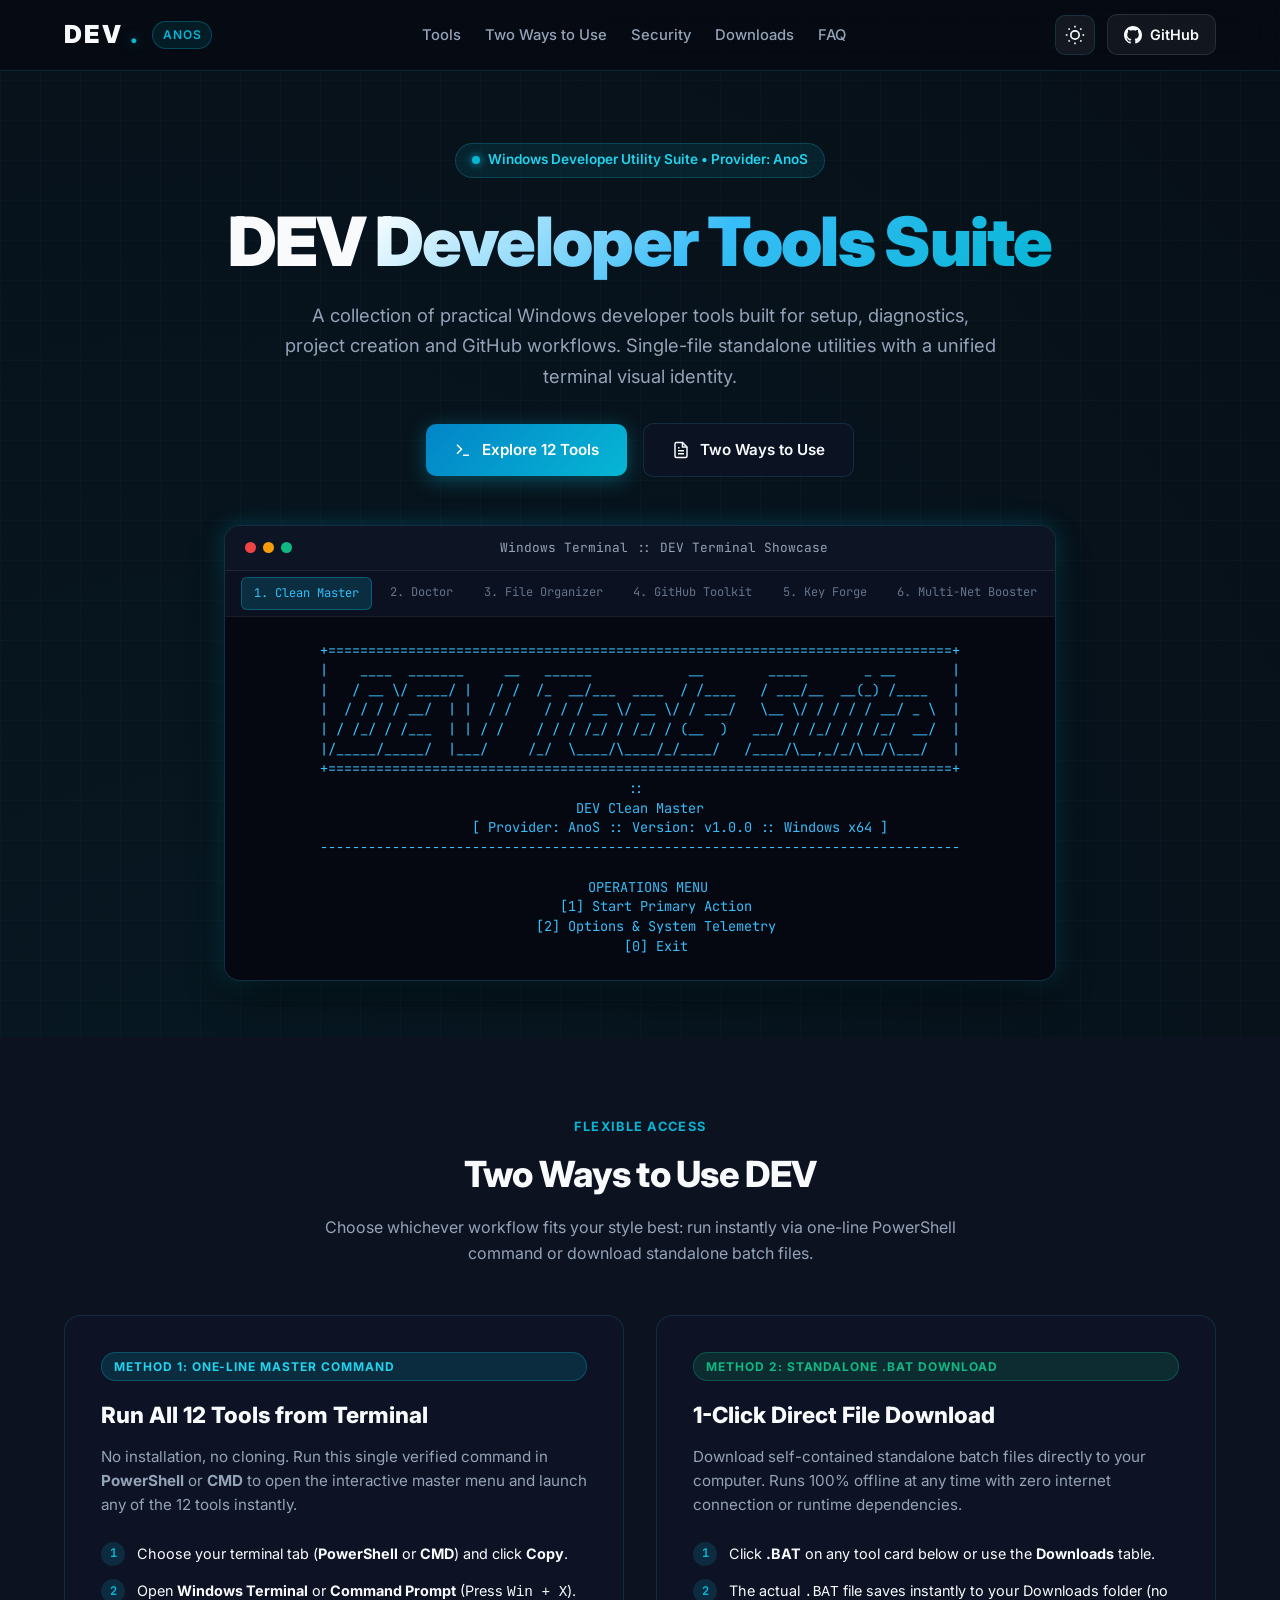
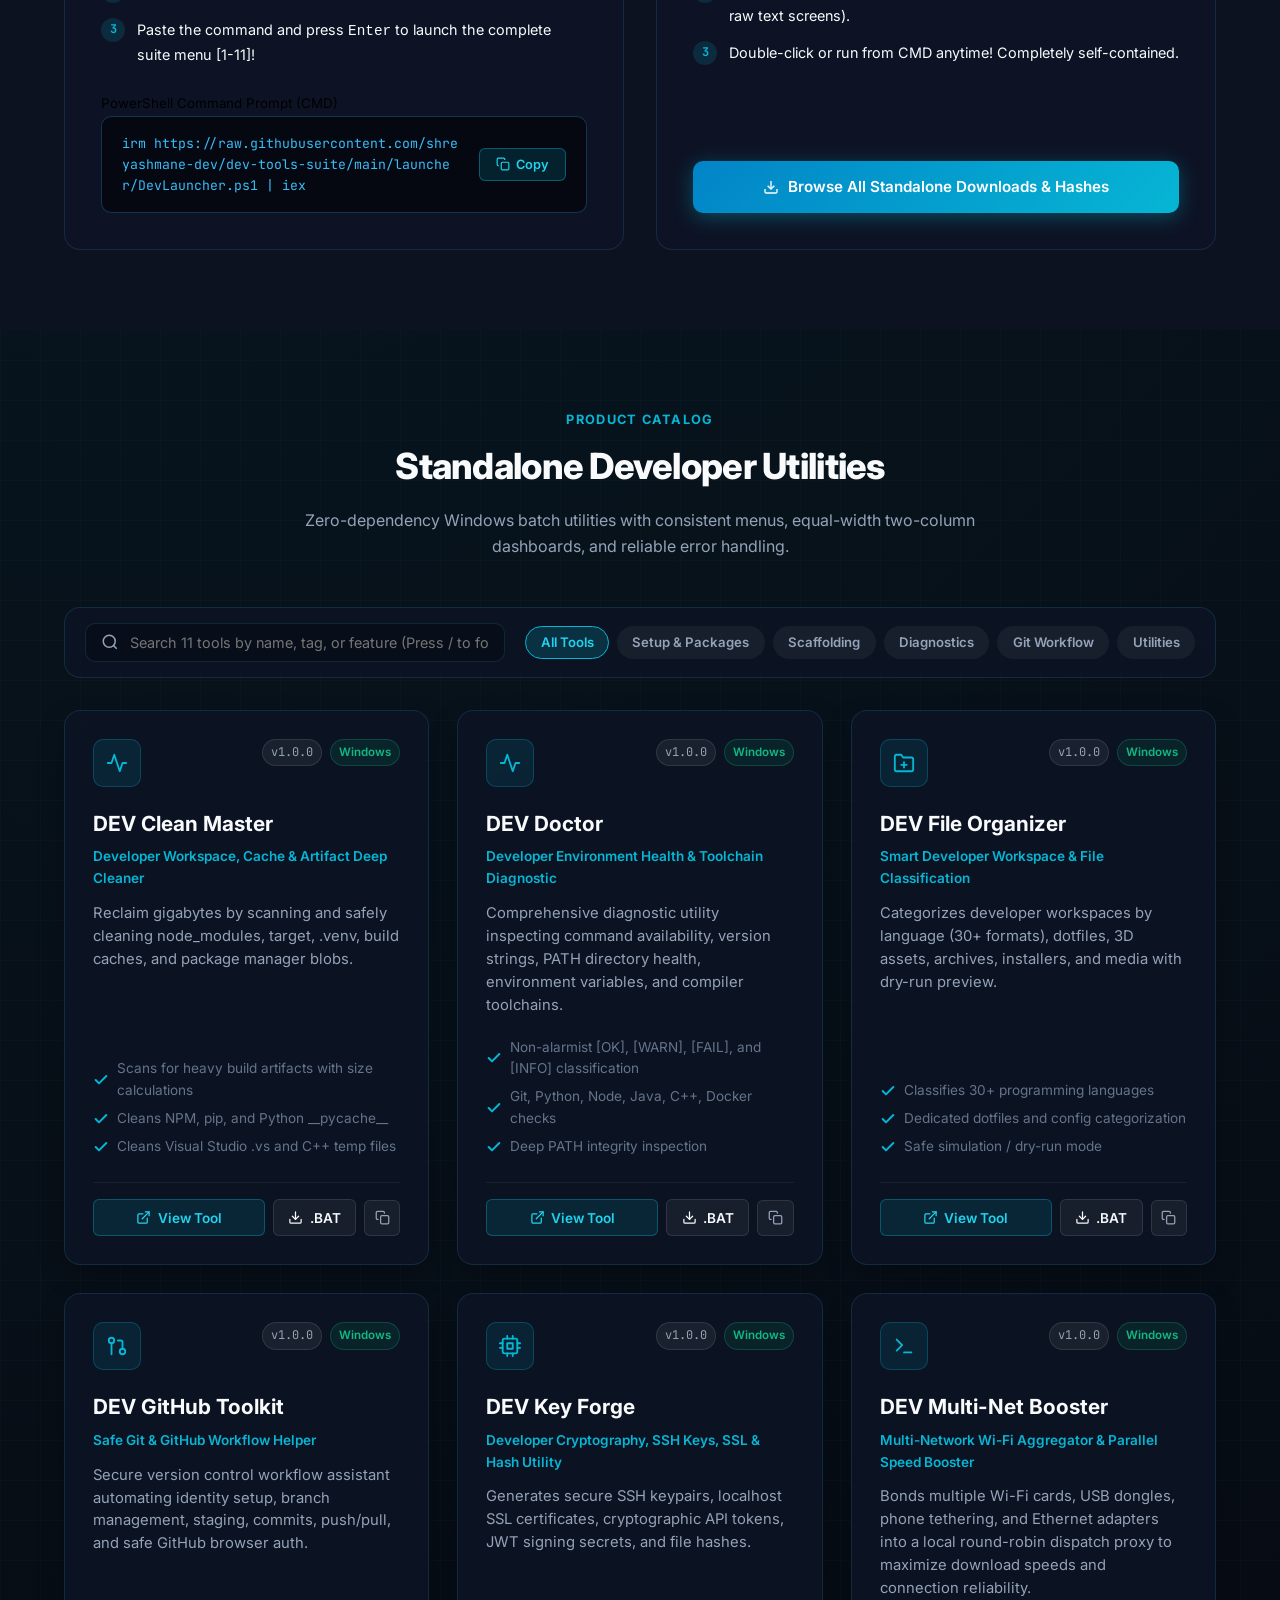
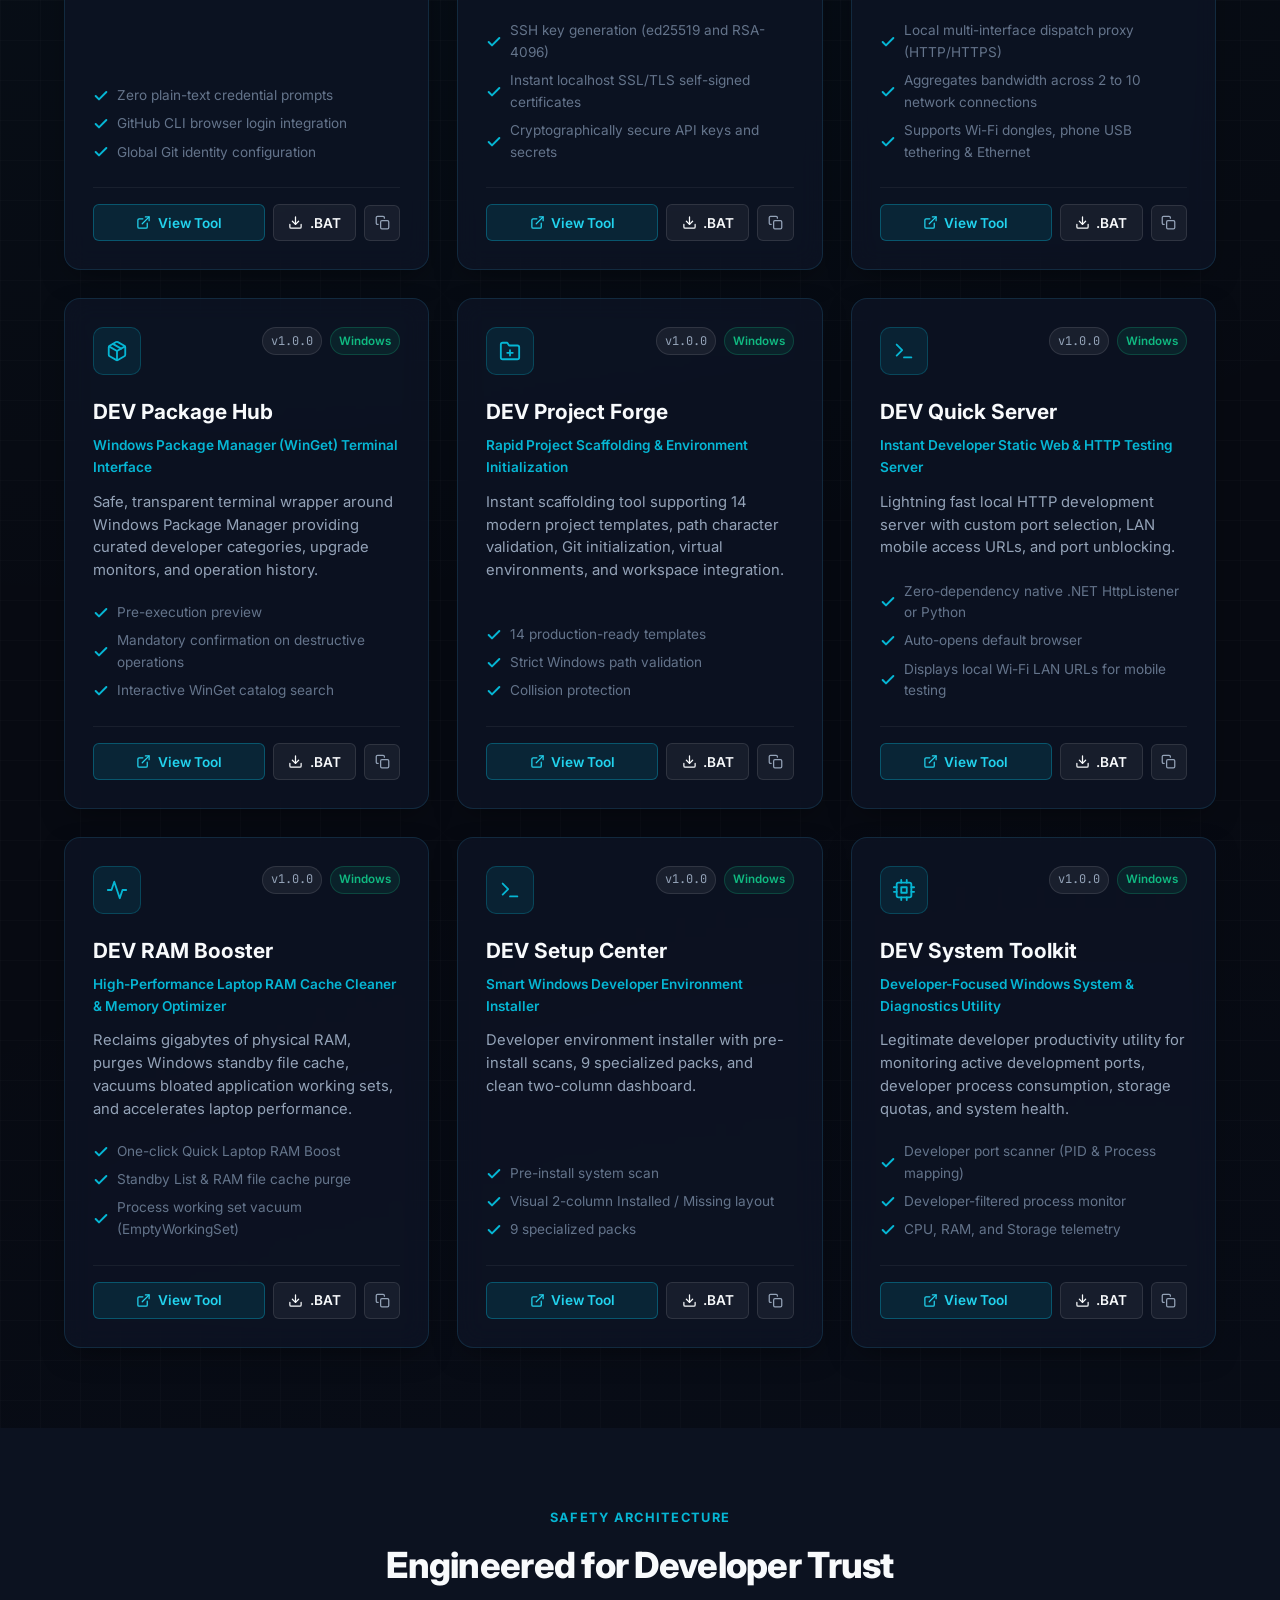
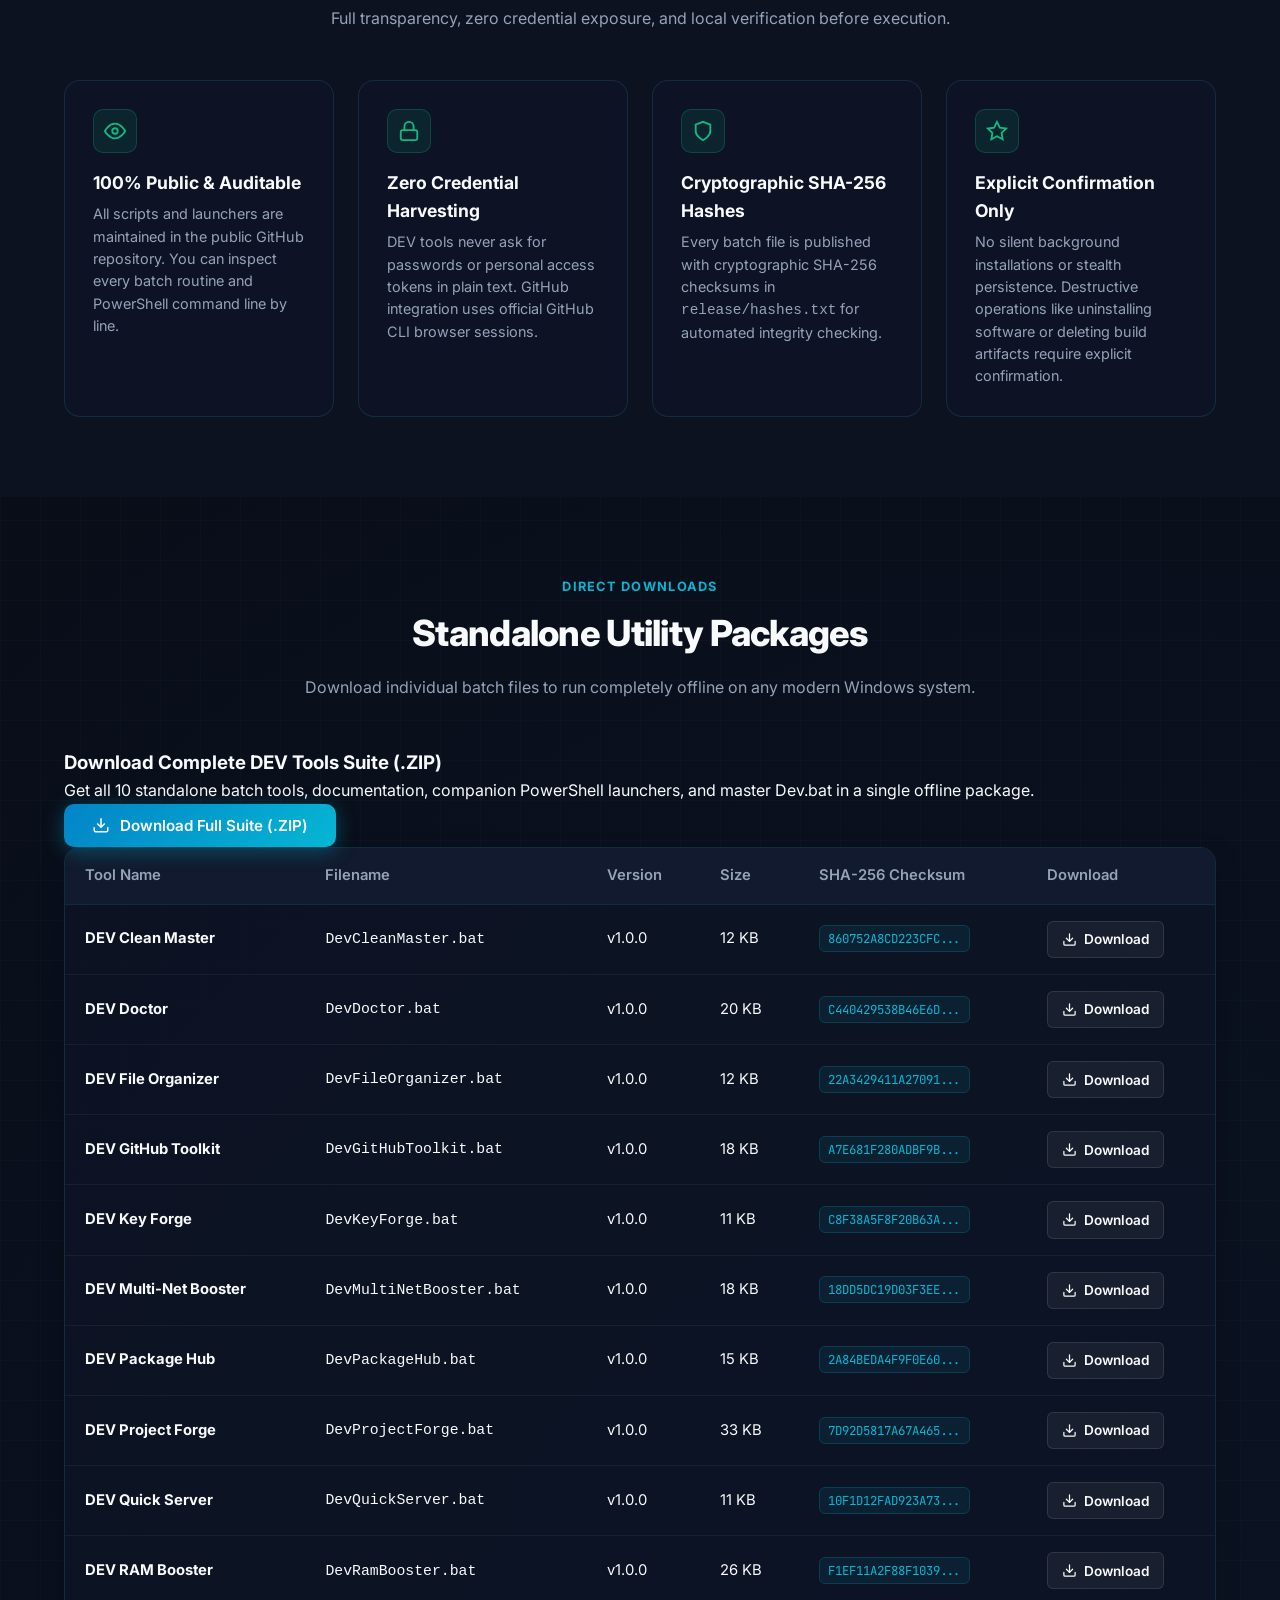
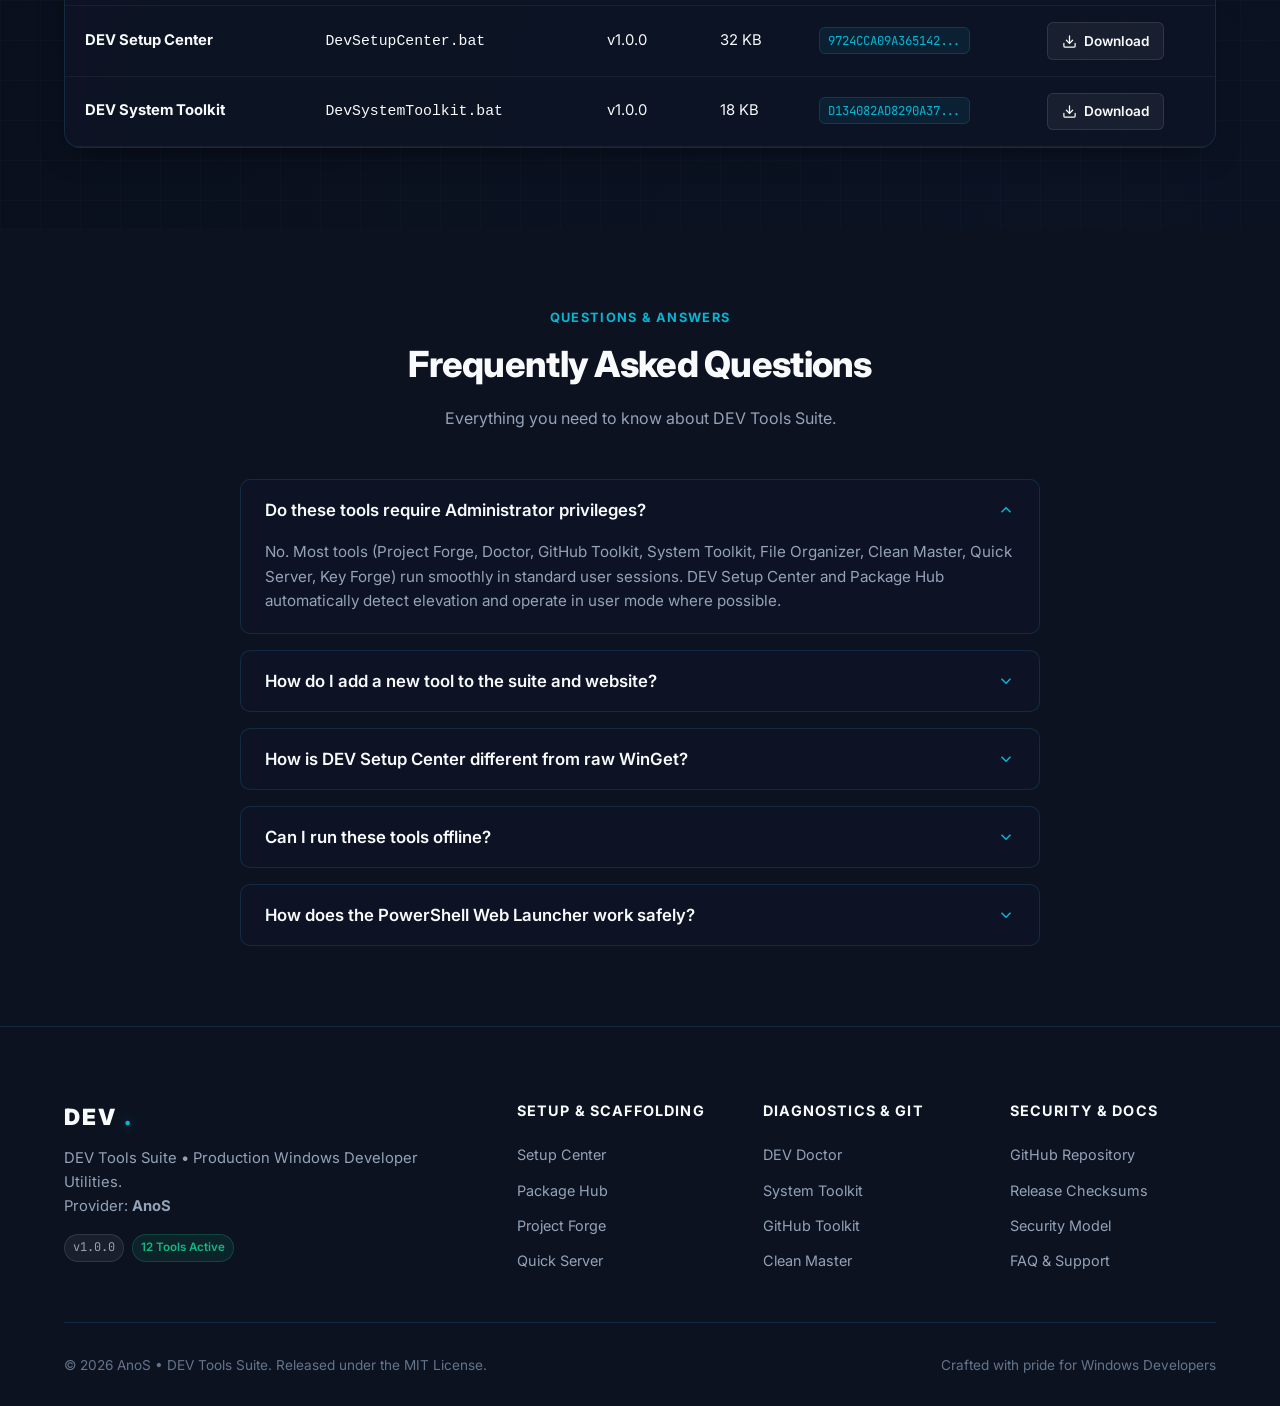
<file: index.html>
<!DOCTYPE html>
<html lang="en" data-theme="cyber">

<head>
  <meta charset="UTF-8">
  <meta name="viewport" content="width=device-width, initial-scale=1.0">
  <title>DEV Tools Suite :: Production Windows Developer Utilities</title>
  <meta name="description"
    content="A collection of practical, production Windows developer tools built for automated setup, diagnostics, project creation and GitHub workflows. Single-file standalone BAT utilities with unified terminal design.">
  <meta name="keywords"
    content="windows developer tools, batch scripts, winget installer, dev doctor, project generator, github workflow, file organizer, clean master, dev tools suite, AnoS">
  <meta name="author" content="AnoS">
  <link rel="canonical" href="https://shreyashmane-dev.github.io/dev-tools-suite/">

  <!-- Open Graph / Facebook -->
  <meta property="og:type" content="website">
  <meta property="og:url" content="https://shreyashmane-dev.github.io/dev-tools-suite/">
  <meta property="og:title" content="DEV Tools Suite :: Production Windows Developer Utilities">
  <meta property="og:description"
    content="High-performance developer tools for Windows: setup, diagnostics, project scaffolding, and GitHub workflow automation. Standalone zero-dependency utilities.">

  <!-- Twitter Card -->
  <meta name="twitter:card" content="summary_large_image">
  <meta name="twitter:title" content="DEV Tools Suite :: Practical Windows Developer Utilities">
  <meta name="twitter:description"
    content="A collection of practical Windows developer tools built for setup, diagnostics, project creation and GitHub workflows.">

  <!-- Schema.org JSON-LD Structured Data for Top-Tier SEO -->
  <script type="application/ld+json">
  {
    "@context": "https://schema.org",
    "@type": "SoftwareApplication",
    "name": "DEV Tools Suite",
    "operatingSystem": "Windows 10, Windows 11",
    "applicationCategory": "DeveloperApplication",
    "softwareVersion": "1.0.0",
    "author": {
      "@type": "Organization",
      "name": "AnoS"
    },
    "description": "A collection of practical Windows developer tools built for setup, diagnostics, project creation and GitHub workflows.",
    "offers": {
      "@type": "Offer",
      "price": "0.00",
      "priceCurrency": "USD"
    }
  }
  </script>

  <!-- Google Fonts -->
  <link rel="preconnect" href="https://fonts.googleapis.com">
  <link rel="preconnect" href="https://fonts.gstatic.com" crossorigin>
  <link
    href="https://fonts.googleapis.com/css2?family=Inter:wght@400;500;600;700;800;900&family=JetBrains+Mono:wght@400;500;600;700&display=swap"
    rel="stylesheet">

  <link rel="stylesheet" href="site/css/style.css">
</head>

<body>

  <!-- Navigation -->
  <nav class="navbar" id="navbar">
    <div class="container nav-container">
      <div class="brand-group">
        <a href="#hero" class="brand-logo">
          DEV<span>.</span>
        </a>
        <span class="provider-badge">AnoS</span>
      </div>

      <ul class="nav-links">
        <li><a href="#tools" class="nav-link">Tools</a></li>
        <li><a href="#two-ways" class="nav-link">Two Ways to Use</a></li>
        <li><a href="#security" class="nav-link">Security</a></li>
        <li><a href="#downloads" class="nav-link">Downloads</a></li>
        <li><a href="#faq" class="nav-link">FAQ</a></li>
      </ul>

      <div class="nav-actions">
        <!-- Theme Changer Toggle -->
        <button class="theme-toggle-btn" id="themeToggleBtn" aria-label="Toggle visual theme"
          title="Toggle Theme (Cyber / Midnight / Studio Light)">
          <svg width="20" height="20" viewBox="0 0 24 24" fill="none" stroke="currentColor" stroke-width="2">
            <circle cx="12" cy="12" r="5"></circle>
            <line x1="12" y1="1" x2="12" y2="3"></line>
            <line x1="12" y1="21" x2="12" y2="23"></line>
            <line x1="4.22" y1="4.22" x2="5.64" y2="5.64"></line>
            <line x1="18.36" y1="18.36" x2="19.78" y2="19.78"></line>
            <line x1="1" y1="12" x2="3" y2="12"></line>
            <line x1="21" y1="12" x2="23" y2="12"></line>
            <line x1="4.22" y1="19.78" x2="5.64" y2="18.36"></line>
            <line x1="18.36" y1="5.64" x2="19.78" y2="4.22"></line>
          </svg>
        </button>

        <a href="https://github.com/shreyashmane-dev/dev-tools-suite" target="_blank" rel="noopener noreferrer"
          class="nav-cta">
          <svg width="18" height="18" viewBox="0 0 24 24" fill="currentColor">
            <path
              d="M12 0C5.37 0 0 5.37 0 12c0 5.31 3.435 9.795 8.205 11.385.6.105.825-.255.825-.57 0-.285-.015-1.23-.015-2.235-3.015.555-3.795-.735-4.035-1.41-.135-.345-.72-1.41-1.23-1.695-.42-.225-1.02-.78-.015-.795.945-.015 1.62.87 1.845 1.23 1.08 1.815 2.805 1.305 3.495.99.105-.78.42-1.305.765-1.605-2.67-.3-5.46-1.335-5.46-5.925 0-1.305.465-2.385 1.23-3.225-.12-.3-.54-1.53.12-3.18 0 0 1.005-.315 3.3 1.23.96-.27 1.98-.405 3-.405s2.04.135 3 .405c2.295-1.56 3.3-1.23 3.3-1.23.66 1.65.24 2.88.12 3.18.765.84 1.23 1.905 1.23 3.225 0 4.605-2.805 5.625-5.475 5.925.435.375.81 1.095.81 2.22 0 1.605-.015 2.895-.015 3.3 0 .315.225.69.825.57A12.02 12.02 0 0024 12c0-6.63-5.37-12-12-12z" />
          </svg>
          GitHub
        </a>
      </div>
    </div>
  </nav>

  <!-- Hero Section -->
  <header class="hero" id="hero">
    <div class="container hero-content">
      <div class="hero-pill">
        <span class="dot"></span>
        <span>Windows Developer Utility Suite &bull; Provider: AnoS</span>
      </div>

      <h1 class="hero-title">
        DEV <span class="highlight">Developer Tools Suite</span>
      </h1>

      <p class="hero-subtitle">
        A collection of practical Windows developer tools built for setup, diagnostics, project creation and GitHub
        workflows. Single-file standalone utilities with a unified terminal visual identity.
      </p>

      <div class="hero-actions">
        <a href="#tools" class="btn-primary">
          <svg width="18" height="18" viewBox="0 0 24 24" fill="none" stroke="currentColor" stroke-width="2">
            <polyline points="4 17 10 11 4 5"></polyline>
            <line x1="12" y1="19" x2="20" y2="19"></line>
          </svg>
          Explore 12 Tools
        </a>
        <a href="#two-ways" class="btn-secondary">
          <svg width="18" height="18" viewBox="0 0 24 24" fill="none" stroke="currentColor" stroke-width="2">
            <path d="M14 2H6a2 2 0 0 0-2 2v16a2 2 0 0 0 2 2h12a2 2 0 0 0 2-2V8z"></path>
            <polyline points="14 2 14 8 20 8"></polyline>
            <line x1="16" y1="13" x2="8" y2="13"></line>
            <line x1="16" y1="17" x2="8" y2="17"></line>
            <polyline points="10 9 9 9 8 9"></polyline>
          </svg>
          Two Ways to Use
        </a>
      </div>

      <!-- Interactive Terminal Showcase -->
      <div class="terminal-window">
        <div class="terminal-header">
          <div class="terminal-dots">
            <span class="terminal-dot red"></span>
            <span class="terminal-dot yellow"></span>
            <span class="terminal-dot green"></span>
          </div>
          <div class="terminal-title">Windows Terminal :: DEV Terminal Showcase</div>
          <div></div>
        </div>

        <!-- Populated dynamically by app.js for all tools -->
        <div class="terminal-tabs" id="terminalTabs"></div>

        <div class="terminal-body" id="terminalBodyText"></div>
      </div>
    </div>
  </header>

  <!-- Two Ways to Use Section -->
  <section class="section" id="two-ways" style="background: var(--bg-secondary);">
    <div class="container">
      <div class="section-header">
        <div class="section-tag">Flexible Access</div>
        <h2 class="section-title">Two Ways to Use DEV</h2>
        <p class="section-desc">
          Choose whichever workflow fits your style best: run instantly via one-line PowerShell command or download
          standalone batch files.
        </p>
      </div>

      <div class="two-ways-container">
        <!-- Way 1: Command -->
        <div class="way-box">
          <span class="way-badge cmd">Method 1: One-Line Master Command</span>
          <h3 class="way-title">Run All 12 Tools from Terminal</h3>
          <p class="way-desc">
            No installation, no cloning. Run this single verified command in <strong>PowerShell</strong> or
            <strong>CMD</strong> to open the interactive master menu and launch any of the 12 tools instantly.
          </p>
          <ul class="way-steps">
            <li>
              <span class="step-num-pill">1</span>
              <span>Choose your terminal tab (<strong>PowerShell</strong> or <strong>CMD</strong>) and click
                <strong>Copy</strong>.</span>
            </li>
            <li>
              <span class="step-num-pill">2</span>
              <span>Open <strong>Windows Terminal</strong> or <strong>Command Prompt</strong> (Press <kbd>Win +
                  X</kbd>).</span>
            </li>
            <li>
              <span class="step-num-pill">3</span>
              <span>Paste the command and press <kbd>Enter</kbd> to launch the complete suite menu [1-11]!</span>
            </li>
          </ul>
          <div class="command-switcher-wrapper">
            <div class="cmd-tab-group">
              <button class="cmd-tab active" id="tabPs" onclick="switchCommandTab('powershell')">PowerShell</button>
              <button class="cmd-tab" id="tabCmd" onclick="switchCommandTab('cmd')">Command Prompt (CMD)</button>
            </div>
            <div class="ps-command-box">
              <span class="ps-command-text" id="mainCmdText">irm
                https://raw.githubusercontent.com/shreyashmane-dev/dev-tools-suite/main/launcher/DevLauncher.ps1 |
                iex</span>
              <button class="btn-copy-command" id="mainCopyBtn" onclick="copyMainCommand(this)" title="Copy Command">
                <svg width="14" height="14" viewBox="0 0 24 24" fill="none" stroke="currentColor" stroke-width="2">
                  <rect x="9" y="9" width="13" height="13" rx="2" ry="2"></rect>
                  <path d="M5 15H4a2 2 0 0 1-2-2V4a2 2 0 0 1 2-2h9a2 2 0 0 1 2 2v1"></path>
                </svg>
                Copy
              </button>
            </div>
          </div>
        </div>

        <!-- Way 2: Download -->
        <div class="way-box">
          <span class="way-badge bat">Method 2: Standalone .BAT Download</span>
          <h3 class="way-title">1-Click Direct File Download</h3>
          <p class="way-desc">
            Download self-contained standalone batch files directly to your computer. Runs 100% offline at any time with
            zero internet connection or runtime dependencies.
          </p>
          <ul class="way-steps">
            <li>
              <span class="step-num-pill">1</span>
              <span>Click <strong>.BAT</strong> on any tool card below or use the <strong>Downloads</strong>
                table.</span>
            </li>
            <li>
              <span class="step-num-pill">2</span>
              <span>The actual <code>.BAT</code> file saves instantly to your Downloads folder (no raw text
                screens).</span>
            </li>
            <li>
              <span class="step-num-pill">3</span>
              <span>Double-click or run from CMD anytime! Completely self-contained.</span>
            </li>
          </ul>
          <div style="margin-top: auto;">
            <a href="#downloads" class="btn-primary" style="width: 100%; justify-content: center;">
              <svg width="16" height="16" viewBox="0 0 24 24" fill="none" stroke="currentColor" stroke-width="2">
                <path d="M21 15v4a2 2 0 0 1-2 2H5a2 2 0 0 1-2-2v-4"></path>
                <polyline points="7 10 12 15 17 10"></polyline>
                <line x1="12" y1="15" x2="12" y2="3"></line>
              </svg>
              Browse All Standalone Downloads &amp; Hashes
            </a>
          </div>
        </div>
      </div>
    </div>
  </section>

  <!-- Tools Section (Data-Driven) -->
  <section class="section" id="tools">
    <div class="container">
      <div class="section-header">
        <div class="section-tag">Product Catalog</div>
        <h2 class="section-title">Standalone Developer Utilities</h2>
        <p class="section-desc">
          Zero-dependency Windows batch utilities with consistent menus, equal-width two-column dashboards, and reliable
          error handling.
        </p>
      </div>

      <!-- Search & Filter Toolbar -->
      <div class="catalog-toolbar">
        <div class="search-box">
          <svg class="search-icon" width="18" height="18" viewBox="0 0 24 24" fill="none" stroke="currentColor"
            stroke-width="2">
            <circle cx="11" cy="11" r="8"></circle>
            <line x1="21" y1="21" x2="16.65" y2="16.65"></line>
          </svg>
          <input type="text" id="toolSearchInput" class="search-input"
            placeholder="Search 11 tools by name, tag, or feature (Press / to focus)..." autocomplete="off">
        </div>
        <div class="filter-pills">
          <button class="filter-pill active" data-filter="all">All Tools</button>
          <button class="filter-pill" data-filter="setup">Setup & Packages</button>
          <button class="filter-pill" data-filter="scaffolding">Scaffolding</button>
          <button class="filter-pill" data-filter="diagnostics">Diagnostics</button>
          <button class="filter-pill" data-filter="workflow">Git Workflow</button>
          <button class="filter-pill" data-filter="utilities">Utilities</button>
        </div>
      </div>

      <!-- Dynamically rendered from tools.json -->
      <div class="tools-grid" id="toolsGrid"></div>
    </div>
  </section>

  <!-- Security Section -->
  <section class="section" id="security" style="background: var(--bg-secondary);">
    <div class="container">
      <div class="section-header">
        <div class="section-tag">Safety Architecture</div>
        <h2 class="section-title">Engineered for Developer Trust</h2>
        <p class="section-desc">
          Full transparency, zero credential exposure, and local verification before execution.
        </p>
      </div>

      <div class="security-grid">
        <div class="sec-card">
          <div class="sec-icon">
            <svg width="22" height="22" viewBox="0 0 24 24" fill="none" stroke="currentColor" stroke-width="2">
              <path d="M1 12s4-8 11-8 11 8 11 8-4 8-11 8-11-8-11-8z"></path>
              <circle cx="12" cy="12" r="3"></circle>
            </svg>
          </div>
          <div class="sec-content">
            <h3>100% Public & Auditable</h3>
            <p>All scripts and launchers are maintained in the public GitHub repository. You can inspect every batch
              routine and PowerShell command line by line.</p>
          </div>
        </div>

        <div class="sec-card">
          <div class="sec-icon">
            <svg width="22" height="22" viewBox="0 0 24 24" fill="none" stroke="currentColor" stroke-width="2">
              <rect x="3" y="11" width="18" height="11" rx="2" ry="2"></rect>
              <path d="M7 11V7a5 5 0 0 1 10 0v4"></path>
            </svg>
          </div>
          <div class="sec-content">
            <h3>Zero Credential Harvesting</h3>
            <p>DEV tools never ask for passwords or personal access tokens in plain text. GitHub integration uses
              official GitHub CLI browser sessions.</p>
          </div>
        </div>

        <div class="sec-card">
          <div class="sec-icon">
            <svg width="22" height="22" viewBox="0 0 24 24" fill="none" stroke="currentColor" stroke-width="2">
              <path d="M12 22s8-4 8-10V5l-8-3-8 3v7c0 6 8 10 8 10z"></path>
            </svg>
          </div>
          <div class="sec-content">
            <h3>Cryptographic SHA-256 Hashes</h3>
            <p>Every batch file is published with cryptographic SHA-256 checksums in <code>release/hashes.txt</code> for
              automated integrity checking.</p>
          </div>
        </div>

        <div class="sec-card">
          <div class="sec-icon">
            <svg width="22" height="22" viewBox="0 0 24 24" fill="none" stroke="currentColor" stroke-width="2">
              <polygon
                points="12 2 15.09 8.26 22 9.27 17 14.14 18.18 21.02 12 17.77 5.82 21.02 7 14.14 2 9.27 8.91 8.26 12 2">
              </polygon>
            </svg>
          </div>
          <div class="sec-content">
            <h3>Explicit Confirmation Only</h3>
            <p>No silent background installations or stealth persistence. Destructive operations like uninstalling
              software or deleting build artifacts require explicit confirmation.</p>
          </div>
        </div>
      </div>
    </div>
  </section>

  <!-- Downloads Section -->
  <section class="section" id="downloads">
    <div class="container">
      <div class="section-header">
        <div class="section-tag">Direct Downloads</div>
        <h2 class="section-title">Standalone Utility Packages</h2>
        <p class="section-desc">
          Download individual batch files to run completely offline on any modern Windows system.
        </p>
      </div>

      <!-- Full Suite Download CTA -->
      <div class="suite-zip-cta">
        <div class="suite-zip-info">
          <h3>Download Complete DEV Tools Suite (.ZIP)</h3>
          <p>Get all 10 standalone batch tools, documentation, companion PowerShell launchers, and master Dev.bat in a
            single offline package.</p>
        </div>
        <button onclick="downloadAllZip(event)" class="btn-primary" style="padding: 0.75rem 1.75rem; cursor: pointer;">
          <svg width="18" height="18" viewBox="0 0 24 24" fill="none" stroke="currentColor" stroke-width="2">
            <path d="M21 15v4a2 2 0 0 1-2 2H5a2 2 0 0 1-2-2v-4"></path>
            <polyline points="7 10 12 15 17 10"></polyline>
            <line x1="12" y1="15" x2="12" y2="3"></line>
          </svg>
          Download Full Suite (.ZIP)
        </button>
      </div>

      <div class="downloads-table-container downloads-table-wrapper">
        <table class="downloads-table">
          <thead>
            <tr>
              <th>Tool Name</th>
              <th>Filename</th>
              <th>Version</th>
              <th>Size</th>
              <th>SHA-256 Checksum</th>
              <th>Download</th>
            </tr>
          </thead>
          <tbody id="downloadsTableBody"></tbody>
        </table>
      </div>
    </div>
  </section>

  <!-- FAQ Section -->
  <section class="section" id="faq" style="background: var(--bg-secondary);">
    <div class="container">
      <div class="section-header">
        <div class="section-tag">Questions & Answers</div>
        <h2 class="section-title">Frequently Asked Questions</h2>
        <p class="section-desc">Everything you need to know about DEV Tools Suite.</p>
      </div>

      <div class="faq-list">
        <div class="faq-item active">
          <button class="faq-question">
            <span>Do these tools require Administrator privileges?</span>
            <svg width="18" height="18" viewBox="0 0 24 24" fill="none" stroke="currentColor" stroke-width="2">
              <polyline points="6 9 12 15 18 9"></polyline>
            </svg>
          </button>
          <div class="faq-answer">
            No. Most tools (Project Forge, Doctor, GitHub Toolkit, System Toolkit, File Organizer, Clean Master, Quick
            Server, Key Forge) run smoothly in standard user sessions. DEV Setup Center and Package Hub automatically
            detect elevation and operate in user mode where possible.
          </div>
        </div>

        <div class="faq-item">
          <button class="faq-question">
            <span>How do I add a new tool to the suite and website?</span>
            <svg width="18" height="18" viewBox="0 0 24 24" fill="none" stroke="currentColor" stroke-width="2">
              <polyline points="6 9 12 15 18 9"></polyline>
            </svg>
          </button>
          <div class="faq-answer">
            Simply create a new tool folder inside <code>tools/</code> with your <code>.bat</code> file, and run
            <code>.\scripts\update-tools-catalog.ps1</code>. The script automatically scans all tools, recalculates
            SHA-256 checksums, and updates <code>site/data/tools.json</code>, the website, and the PowerShell launcher!
          </div>
        </div>

        <div class="faq-item">
          <button class="faq-question">
            <span>How is DEV Setup Center different from raw WinGet?</span>
            <svg width="18" height="18" viewBox="0 0 24 24" fill="none" stroke="currentColor" stroke-width="2">
              <polyline points="6 9 12 15 18 9"></polyline>
            </svg>
          </button>
          <div class="faq-answer">
            DEV Setup Center performs pre-execution environment scanning, identifies which tools are already installed,
            organizes 46 developer essentials into curated role-based packs, and skips existing software automatically
            without terminal flood.
          </div>
        </div>

        <div class="faq-item">
          <button class="faq-question">
            <span>Can I run these tools offline?</span>
            <svg width="18" height="18" viewBox="0 0 24 24" fill="none" stroke="currentColor" stroke-width="2">
              <polyline points="6 9 12 15 18 9"></polyline>
            </svg>
          </button>
          <div class="faq-answer">
            Yes. Every tool is a self-contained standalone .BAT file with zero external runtime dependencies. Once
            downloaded, features like project templating, PATH diagnostics, Git management, workspace organizing, and
            system telemetry function completely offline.
          </div>
        </div>

        <div class="faq-item">
          <button class="faq-question">
            <span>How does the PowerShell Web Launcher work safely?</span>
            <svg width="18" height="18" viewBox="0 0 24 24" fill="none" stroke="currentColor" stroke-width="2">
              <polyline points="6 9 12 15 18 9"></polyline>
            </svg>
          </button>
          <div class="faq-answer">
            Rather than piping remote code blindly into an unverified expression, the launcher downloads the selected
            tool to your local application cache, verifies file size and SHA-256 checksums, and launches the local batch
            file with full exit code preservation.
          </div>
        </div>
      </div>
    </div>
  </section>

  <!-- Tool Detail Modal -->
  <div class="modal-overlay" id="toolModal" onclick="if(event.target===this) closeToolModal()">
    <div class="modal-container">
      <div class="modal-header">
        <div class="modal-title-group">
          <h2 id="modalToolTitle">Tool Title</h2>
          <p id="modalToolSubtitle">v1.0.0 | Tagline</p>
        </div>
        <button class="modal-close-btn" onclick="closeToolModal()">
          <svg width="22" height="22" viewBox="0 0 24 24" fill="none" stroke="currentColor" stroke-width="2">
            <line x1="18" y1="6" x2="6" y2="18"></line>
            <line x1="6" y1="6" x2="18" y2="18"></line>
          </svg>
        </button>
      </div>

      <div class="modal-body">
        <div>
          <h4
            style="font-size: 0.9rem; text-transform: uppercase; letter-spacing: 0.08em; color: var(--color-cyan); margin-bottom: 0.4rem;">
            Overview</h4>
          <p id="modalToolDesc" style="color: var(--text-muted); font-size: 0.95rem; line-height: 1.6;"></p>
        </div>

        <div>
          <h4
            style="font-size: 0.9rem; text-transform: uppercase; letter-spacing: 0.08em; color: var(--color-cyan); margin-bottom: 0.6rem;">
            Key Capabilities</h4>
          <ul id="modalToolFeatures"
            style="list-style: none; display: flex; flex-direction: column; gap: 0.4rem; font-size: 0.9rem; color: var(--text-main);">
          </ul>
        </div>

        <div>
          <h4
            style="font-size: 0.9rem; text-transform: uppercase; letter-spacing: 0.08em; color: var(--color-cyan); margin-bottom: 0.4rem;">
            System Requirements & Hash</h4>
          <ul id="modalToolReqs"
            style="list-style: none; display: flex; flex-direction: column; gap: 0.35rem; font-size: 0.85rem; color: var(--text-muted);">
          </ul>
        </div>

        <div>
          <h4
            style="font-size: 0.9rem; text-transform: uppercase; letter-spacing: 0.08em; color: var(--color-cyan); margin-bottom: 0.4rem;">
            Terminal Interface Preview</h4>
          <pre id="modalTerminalPreview"
            style="background: #050811; border: 1px solid rgba(56, 189, 248, 0.2); border-radius: var(--radius-sm); padding: 1rem; font-family: var(--font-mono); font-size: 0.775rem; color: #38bdf8; overflow-x: auto; white-space: pre; line-height: 1.4;"></pre>
        </div>

        <div>
          <h4
            style="font-size: 0.9rem; text-transform: uppercase; letter-spacing: 0.08em; color: var(--color-cyan); margin-bottom: 0.5rem;">
            Run from PowerShell</h4>
          <div class="ps-command-box">
            <span class="ps-command-text" id="modalPsCommand"></span>
            <button class="btn-copy-command" id="modalCopyBtn">
              <svg width="15" height="15" viewBox="0 0 24 24" fill="none" stroke="currentColor" stroke-width="2">
                <rect x="9" y="9" width="13" height="13" rx="2" ry="2"></rect>
                <path d="M5 15H4a2 2 0 0 1-2-2V4a2 2 0 0 1 2-2h9a2 2 0 0 1 2 2v1"></path>
              </svg>
              Copy Command
            </button>
          </div>
        </div>

        <div style="display: flex; gap: 1rem; align-items: center; margin-top: 0.5rem; flex-wrap: wrap;">
          <button id="modalDownloadBtn" class="btn-primary" style="padding: 0.7rem 1.4rem; font-size: 0.9rem; cursor: pointer;">
            Download .BAT
          </button>
          <a href="#" id="modalDownloadLink" style="display: none;"></a>
          <a href="#" id="modalGithubLink" target="_blank" rel="noopener noreferrer" class="btn-secondary"
            style="padding: 0.7rem 1.4rem; font-size: 0.9rem;">
            View Source on GitHub
          </a>
        </div>
      </div>
    </div>
  </div>

  <!-- Footer -->
  <footer class="footer">
    <div class="container">
      <div class="footer-grid">
        <div class="footer-brand">
          <div class="brand-logo" style="font-size: 1.4rem;">
            DEV<span>.</span>
          </div>
          <p>
            DEV Tools Suite &bull; Production Windows Developer Utilities.<br>
            Provider: <strong>AnoS</strong>
          </p>
          <div style="margin-top: 1rem; display: flex; gap: 0.5rem;">
            <span class="badge-version">v1.0.0</span>
            <span class="badge-platform">12 Tools Active</span>
          </div>
        </div>

        <div class="footer-col">
          <h4>Setup & Scaffolding</h4>
          <ul>
            <li><a href="#tools" onclick="openToolModal('dev-setup-center')">Setup Center</a></li>
            <li><a href="#tools" onclick="openToolModal('dev-package-hub')">Package Hub</a></li>
            <li><a href="#tools" onclick="openToolModal('dev-project-forge')">Project Forge</a></li>
            <li><a href="#tools" onclick="openToolModal('dev-quick-server')">Quick Server</a></li>
          </ul>
        </div>

        <div class="footer-col">
          <h4>Diagnostics & Git</h4>
          <ul>
            <li><a href="#tools" onclick="openToolModal('dev-doctor')">DEV Doctor</a></li>
            <li><a href="#tools" onclick="openToolModal('dev-system-toolkit')">System Toolkit</a></li>
            <li><a href="#tools" onclick="openToolModal('dev-github-toolkit')">GitHub Toolkit</a></li>
            <li><a href="#tools" onclick="openToolModal('dev-clean-master')">Clean Master</a></li>
          </ul>
        </div>

        <div class="footer-col">
          <h4>Security & Docs</h4>
          <ul>
            <li><a href="https://github.com/shreyashmane-dev/dev-tools-suite" target="_blank"
                rel="noopener noreferrer">GitHub Repository</a></li>
            <li><a href="#downloads">Release Checksums</a></li>
            <li><a href="#security">Security Model</a></li>
            <li><a href="#faq">FAQ & Support</a></li>
          </ul>
        </div>
      </div>

      <div class="footer-bottom">
        <span>&copy; 2026 AnoS &bull; DEV Tools Suite. Released under the MIT License.</span>
        <span>Crafted with pride for Windows Developers</span>
      </div>
    </div>
  </footer>

  <script src="site/js/tools-bundle.js"></script>
  <script src="site/js/app.js"></script>
</body>

</html>
</file>
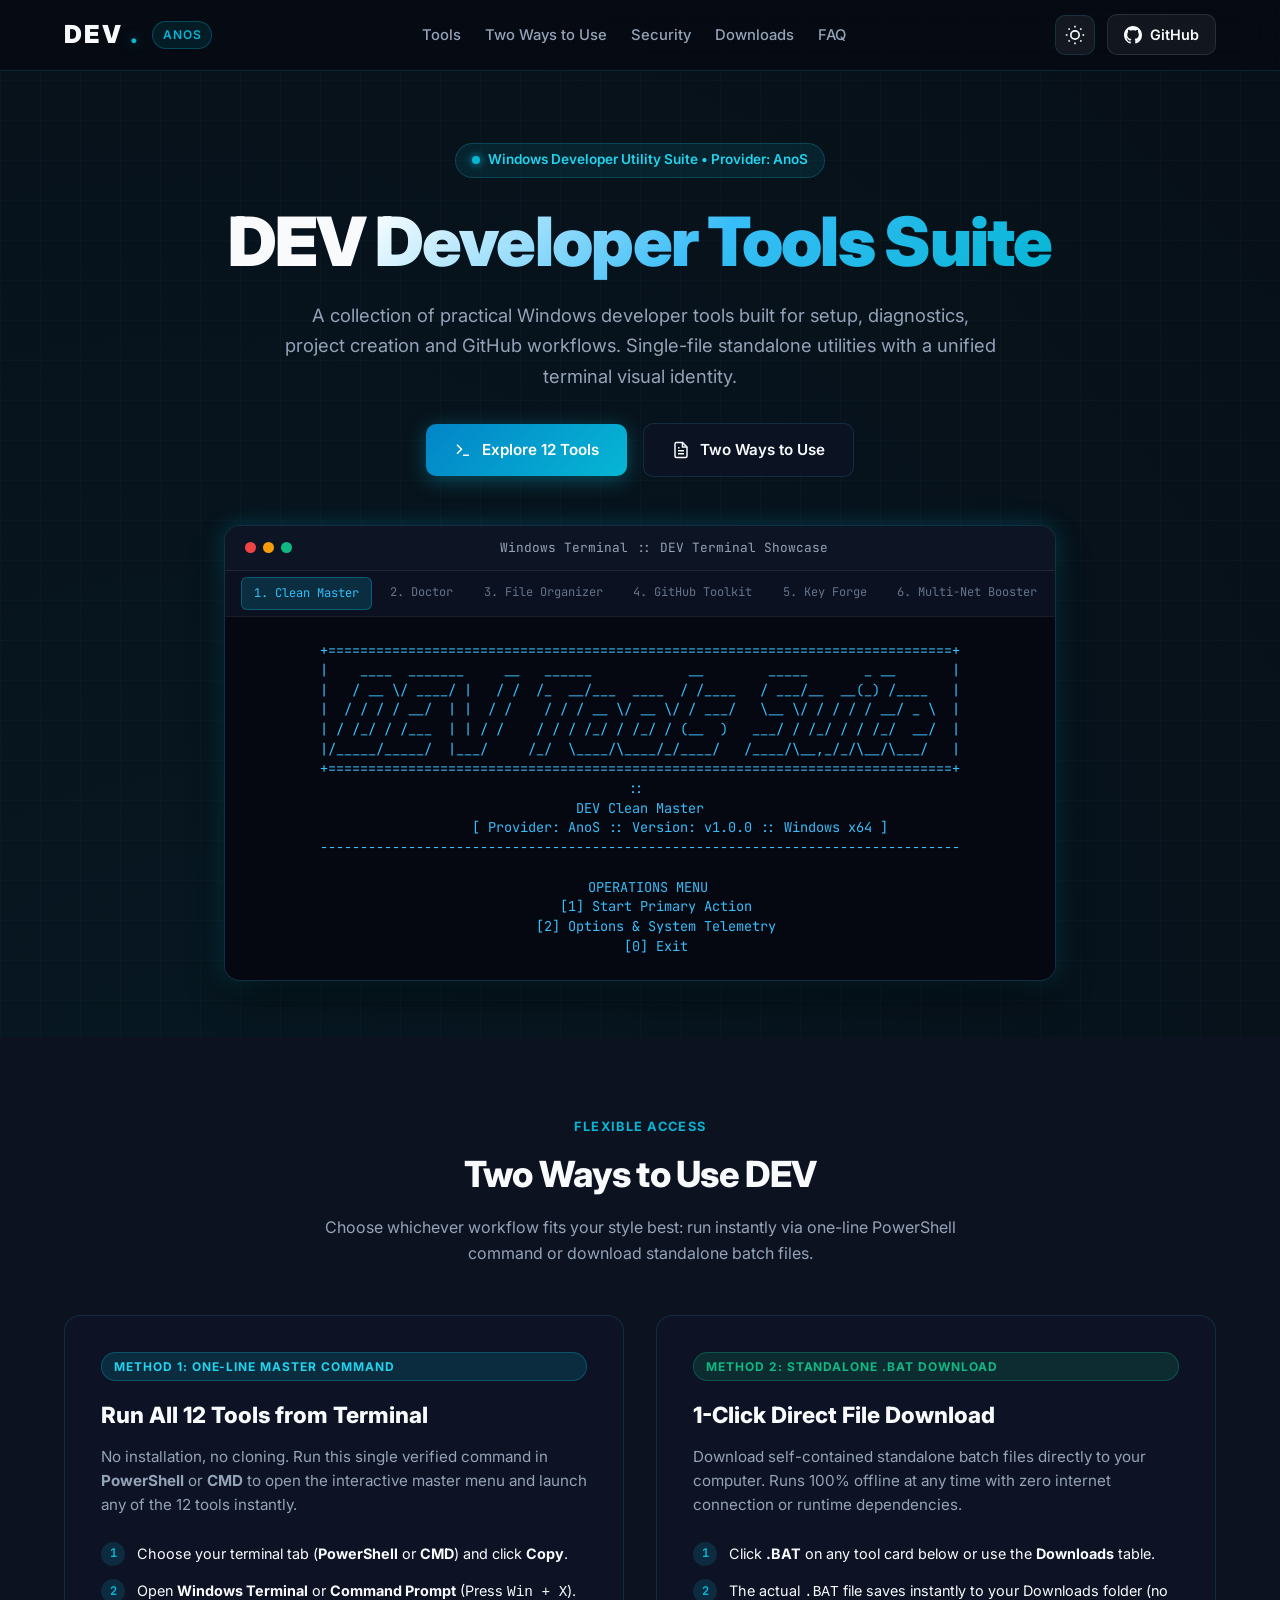
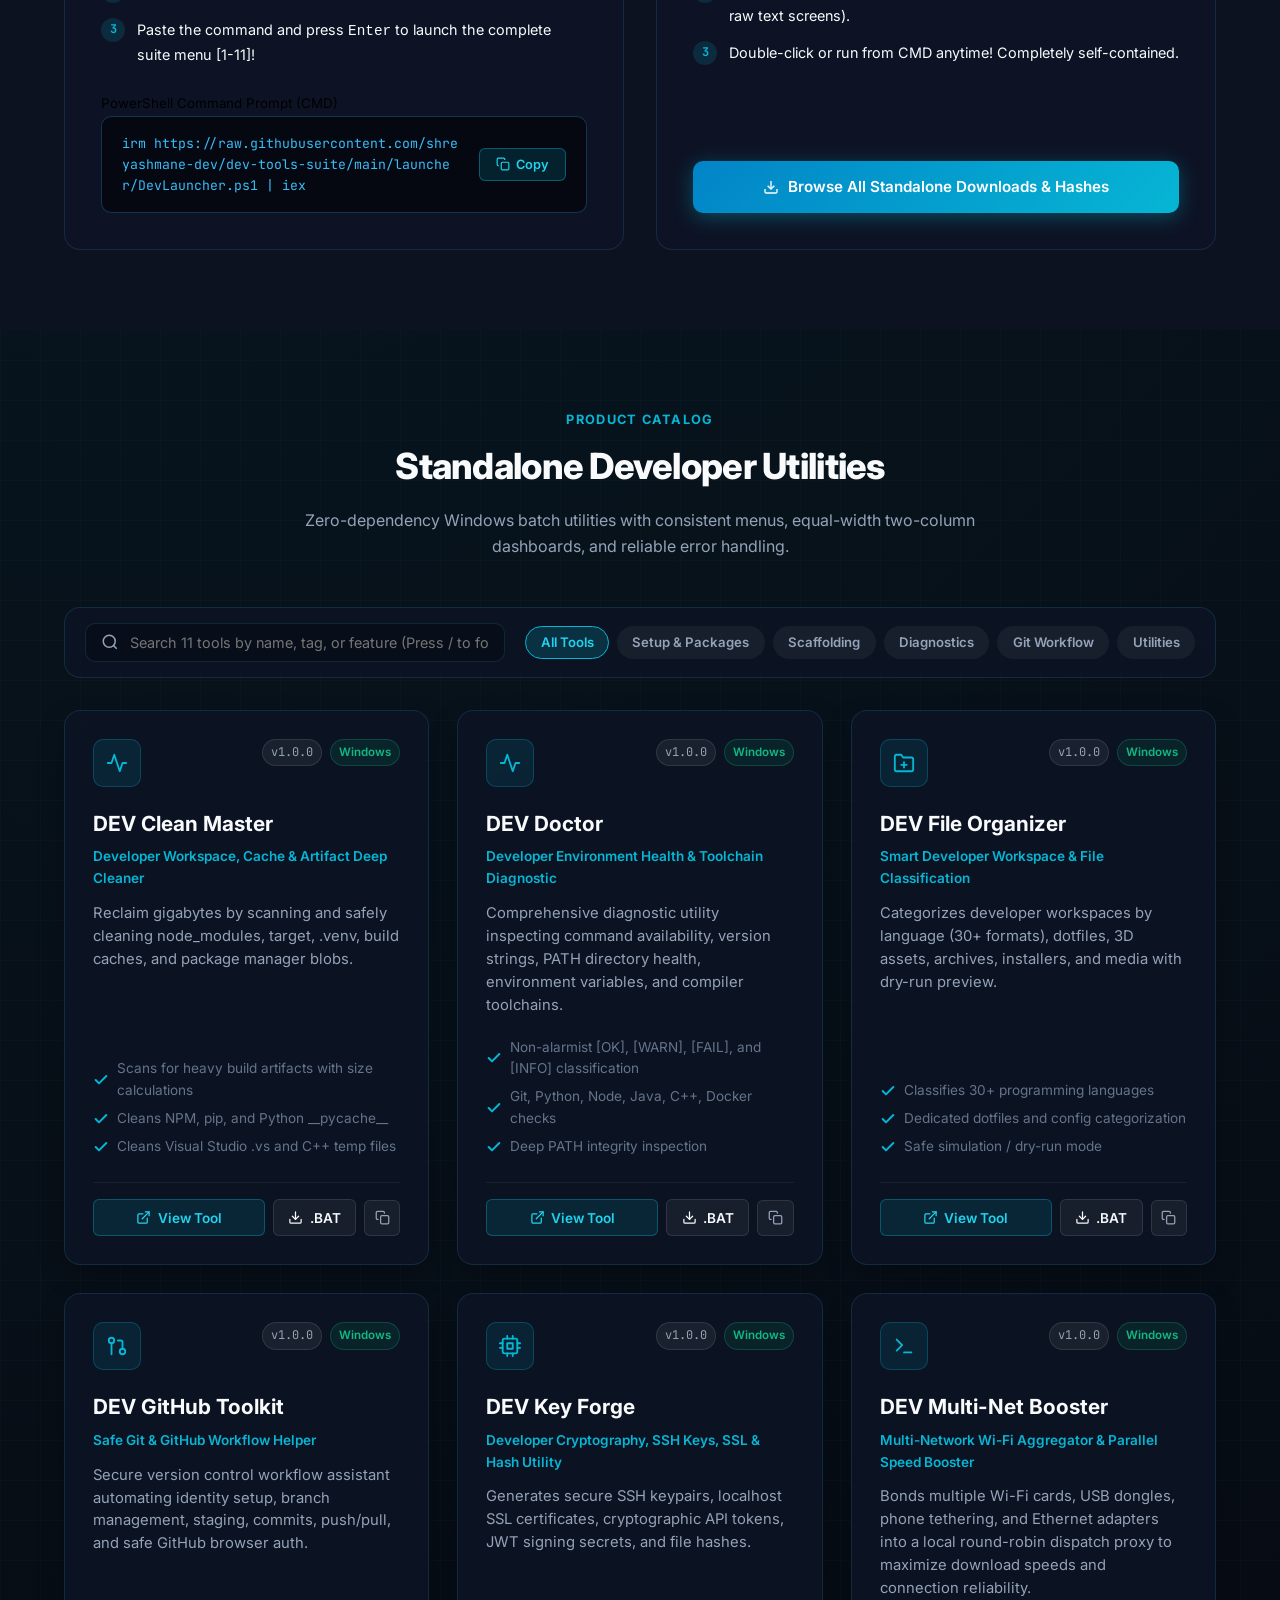
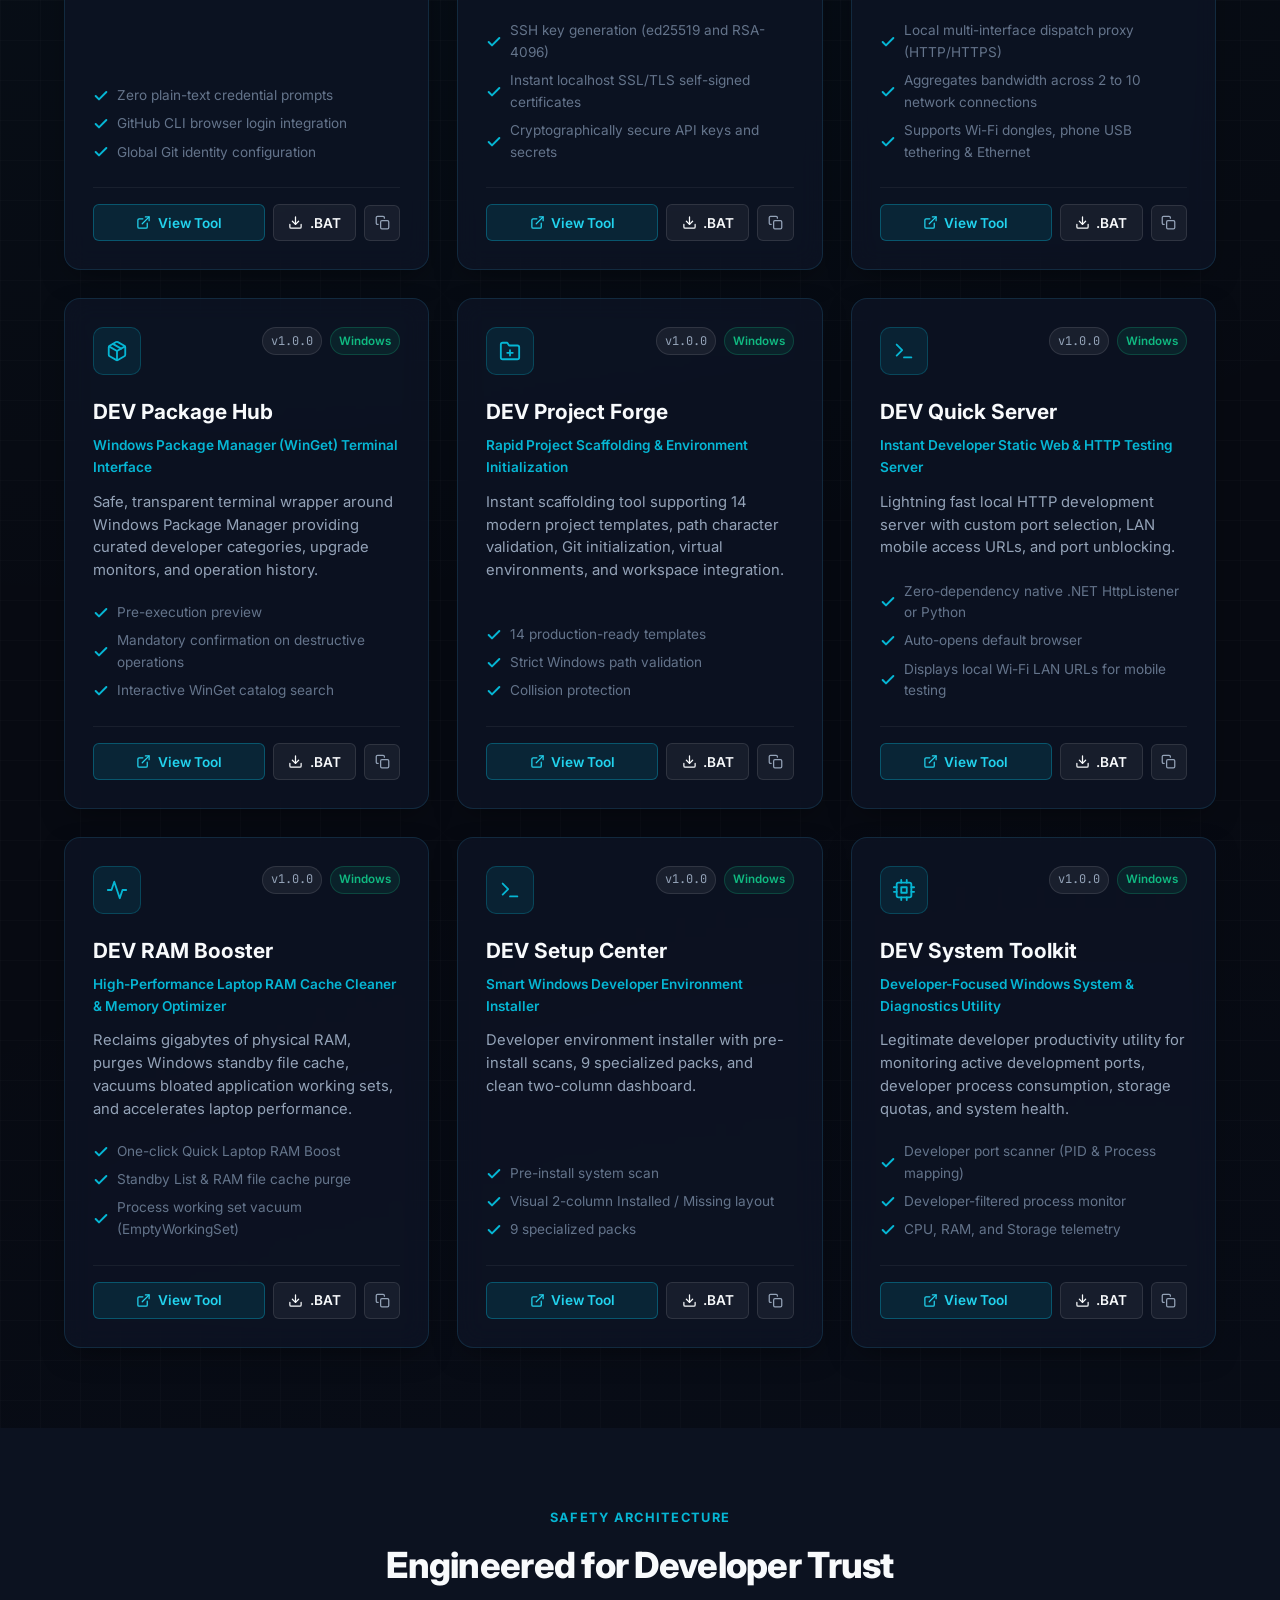
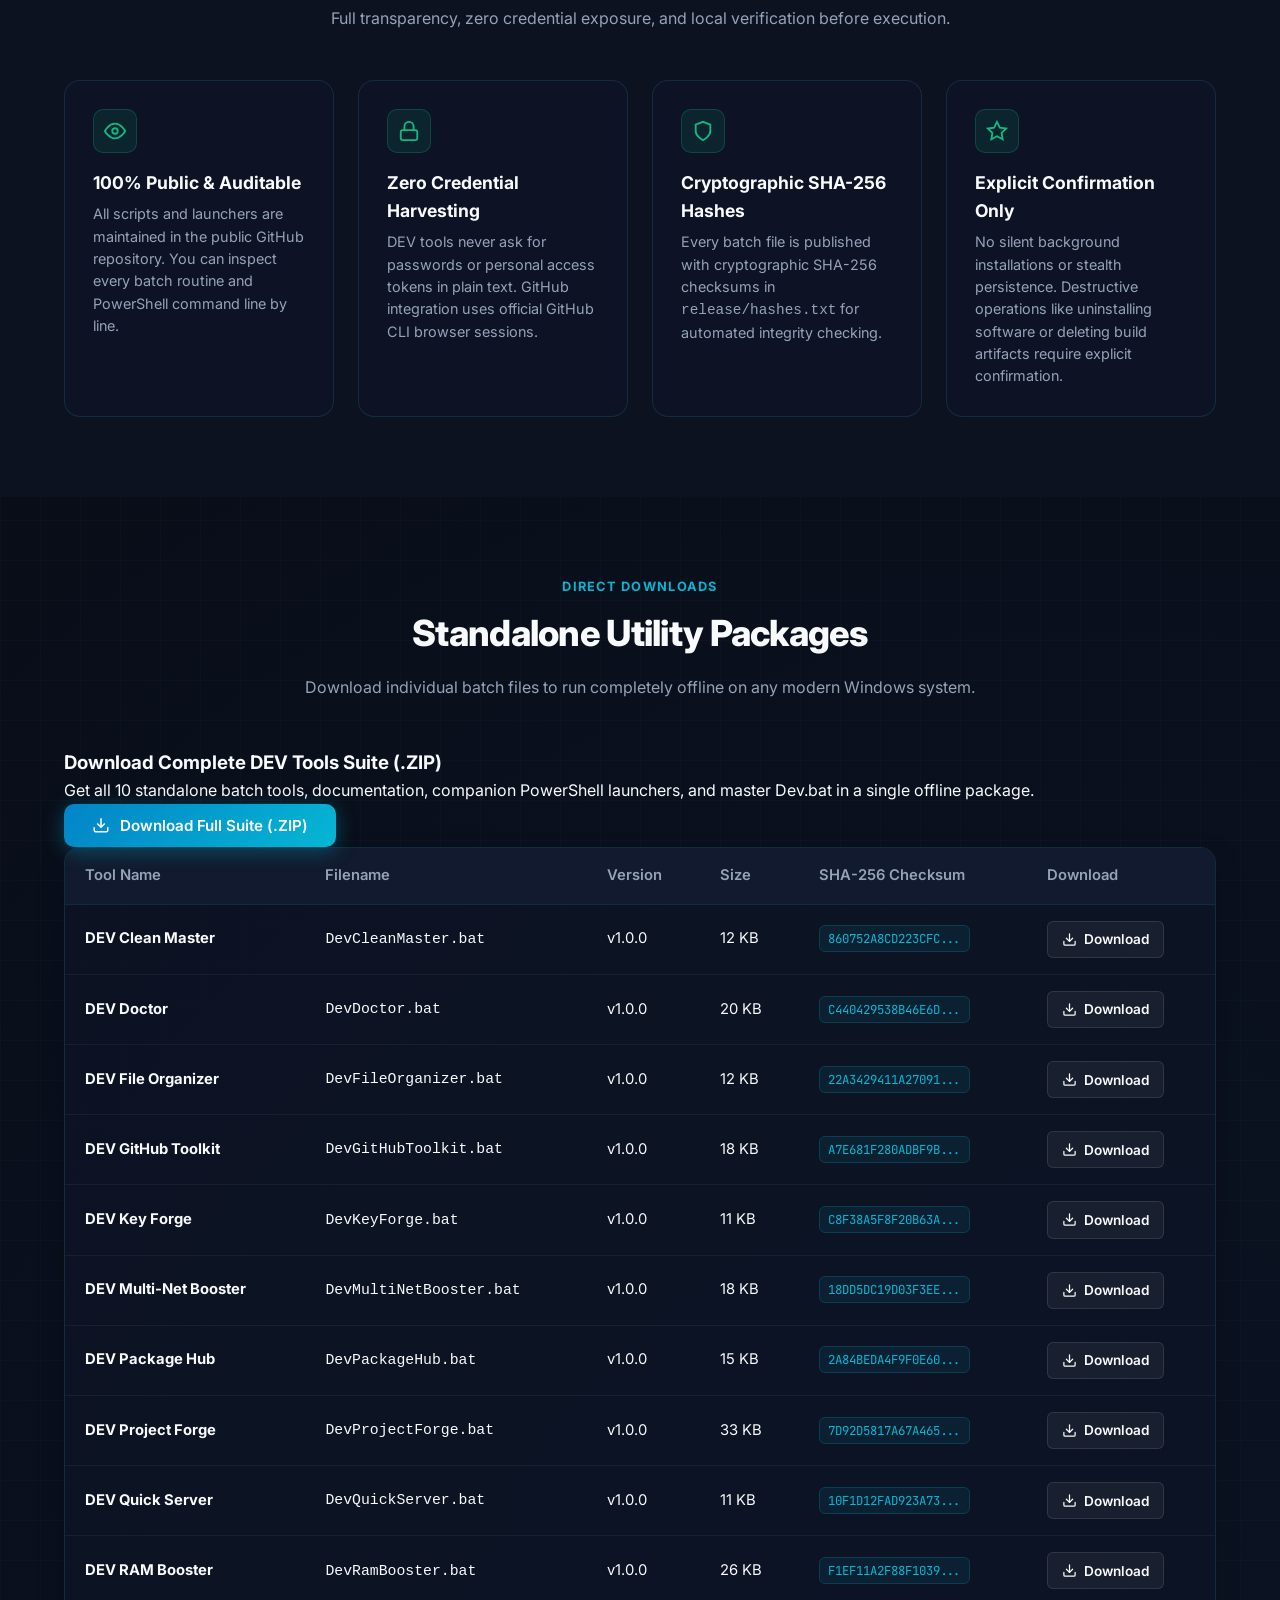
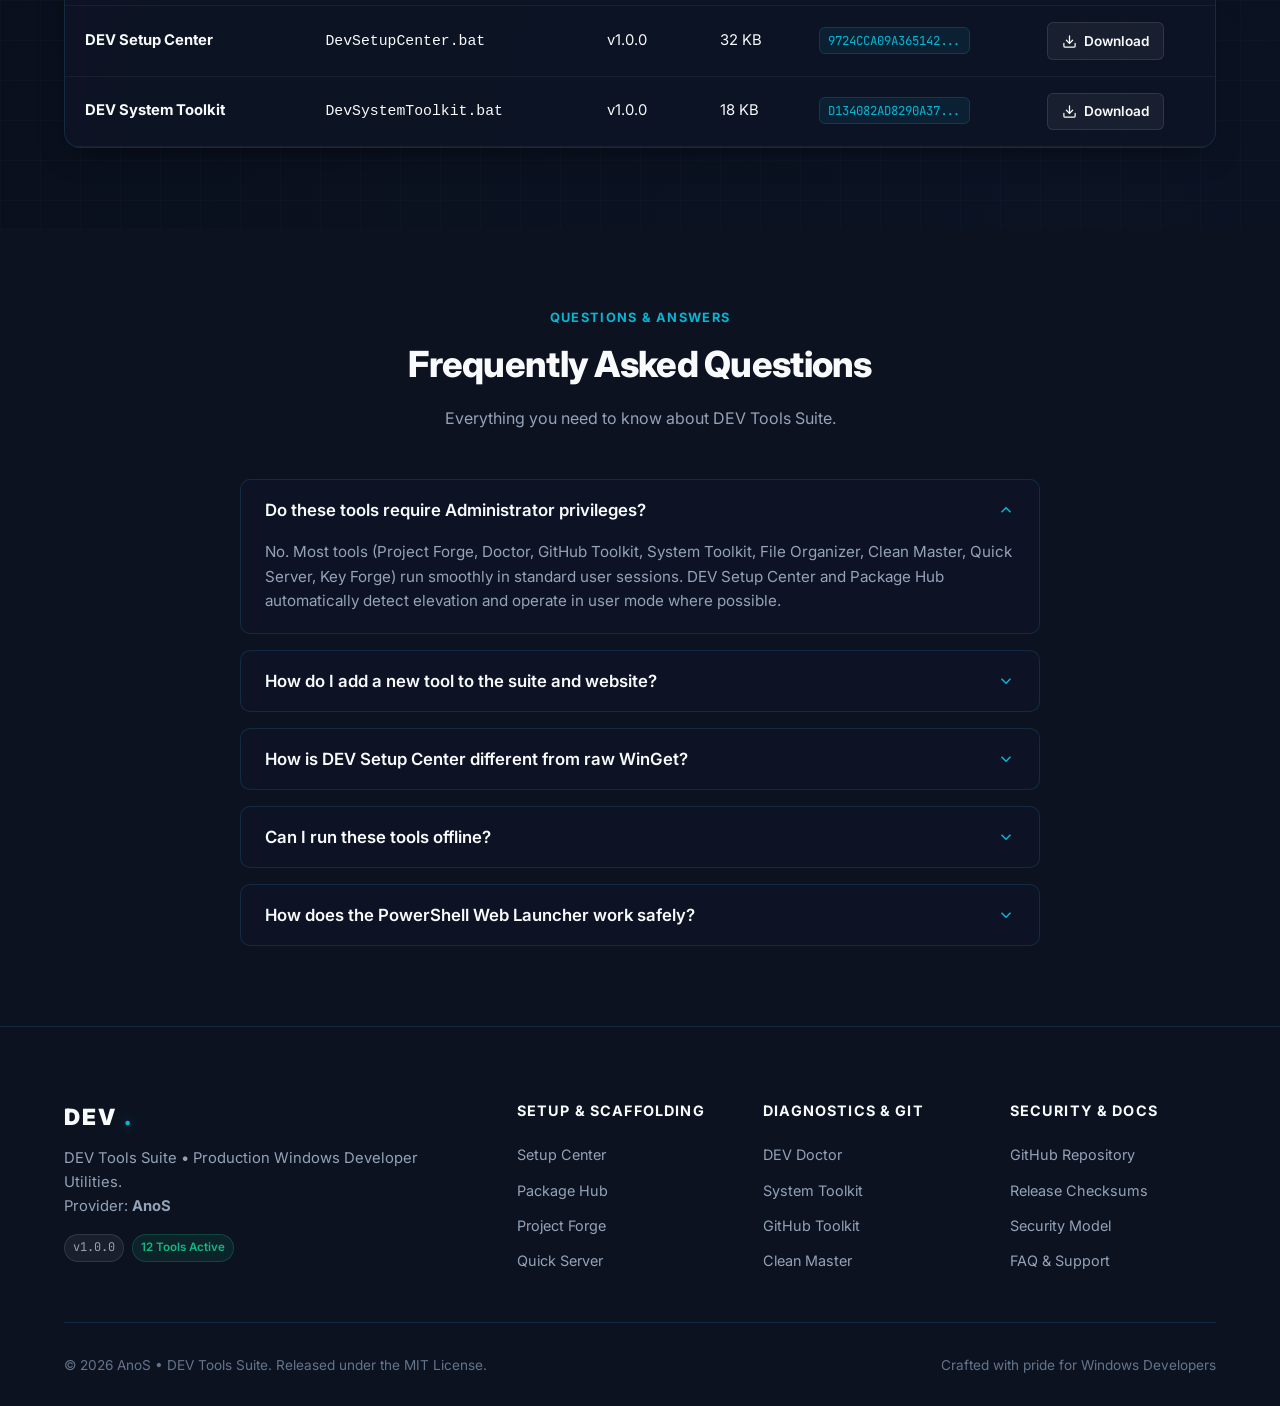
<file: site/index.html>
<!DOCTYPE html>
<html lang="en" data-theme="cyber">

<head>
  <meta charset="UTF-8">
  <meta name="viewport" content="width=device-width, initial-scale=1.0">
  <title>DEV Tools Suite :: Production Windows Developer Utilities</title>
  <meta name="description"
    content="A collection of practical, production Windows developer tools built for automated setup, diagnostics, project creation and GitHub workflows. Single-file standalone BAT utilities with unified terminal design.">
  <meta name="keywords"
    content="windows developer tools, batch scripts, winget installer, dev doctor, project generator, github workflow, file organizer, clean master, dev tools suite, AnoS">
  <meta name="author" content="AnoS">
  <link rel="canonical" href="https://shreyashmane-dev.github.io/dev-tools-suite/">

  <!-- Open Graph / Facebook -->
  <meta property="og:type" content="website">
  <meta property="og:url" content="https://shreyashmane-dev.github.io/dev-tools-suite/">
  <meta property="og:title" content="DEV Tools Suite :: Production Windows Developer Utilities">
  <meta property="og:description"
    content="High-performance developer tools for Windows: setup, diagnostics, project scaffolding, and GitHub workflow automation. Standalone zero-dependency utilities.">

  <!-- Twitter Card -->
  <meta name="twitter:card" content="summary_large_image">
  <meta name="twitter:title" content="DEV Tools Suite :: Practical Windows Developer Utilities">
  <meta name="twitter:description"
    content="A collection of practical Windows developer tools built for setup, diagnostics, project creation and GitHub workflows.">

  <!-- Schema.org JSON-LD Structured Data for Top-Tier SEO -->
  <script type="application/ld+json">
  {
    "@context": "https://schema.org",
    "@type": "SoftwareApplication",
    "name": "DEV Tools Suite",
    "operatingSystem": "Windows 10, Windows 11",
    "applicationCategory": "DeveloperApplication",
    "softwareVersion": "1.0.0",
    "author": {
      "@type": "Organization",
      "name": "AnoS"
    },
    "description": "A collection of practical Windows developer tools built for setup, diagnostics, project creation and GitHub workflows.",
    "offers": {
      "@type": "Offer",
      "price": "0.00",
      "priceCurrency": "USD"
    }
  }
  </script>

  <!-- Google Fonts -->
  <link rel="preconnect" href="https://fonts.googleapis.com">
  <link rel="preconnect" href="https://fonts.gstatic.com" crossorigin>
  <link
    href="https://fonts.googleapis.com/css2?family=Inter:wght@400;500;600;700;800;900&family=JetBrains+Mono:wght@400;500;600;700&display=swap"
    rel="stylesheet">

  <link rel="stylesheet" href="css/style.css">
</head>

<body>

  <!-- Navigation -->
  <nav class="navbar" id="navbar">
    <div class="container nav-container">
      <div class="brand-group">
        <a href="#hero" class="brand-logo">
          DEV<span>.</span>
        </a>
        <span class="provider-badge">AnoS</span>
      </div>

      <ul class="nav-links">
        <li><a href="#tools" class="nav-link">Tools</a></li>
        <li><a href="#two-ways" class="nav-link">Two Ways to Use</a></li>
        <li><a href="#security" class="nav-link">Security</a></li>
        <li><a href="#downloads" class="nav-link">Downloads</a></li>
        <li><a href="#faq" class="nav-link">FAQ</a></li>
      </ul>

      <div class="nav-actions">
        <!-- Theme Changer Toggle -->
        <button class="theme-toggle-btn" id="themeToggleBtn" aria-label="Toggle visual theme"
          title="Toggle Theme (Cyber / Midnight / Studio Light)">
          <svg width="20" height="20" viewBox="0 0 24 24" fill="none" stroke="currentColor" stroke-width="2">
            <circle cx="12" cy="12" r="5"></circle>
            <line x1="12" y1="1" x2="12" y2="3"></line>
            <line x1="12" y1="21" x2="12" y2="23"></line>
            <line x1="4.22" y1="4.22" x2="5.64" y2="5.64"></line>
            <line x1="18.36" y1="18.36" x2="19.78" y2="19.78"></line>
            <line x1="1" y1="12" x2="3" y2="12"></line>
            <line x1="21" y1="12" x2="23" y2="12"></line>
            <line x1="4.22" y1="19.78" x2="5.64" y2="18.36"></line>
            <line x1="18.36" y1="5.64" x2="19.78" y2="4.22"></line>
          </svg>
        </button>

        <a href="https://github.com/shreyashmane-dev/dev-tools-suite" target="_blank" rel="noopener noreferrer"
          class="nav-cta">
          <svg width="18" height="18" viewBox="0 0 24 24" fill="currentColor">
            <path
              d="M12 0C5.37 0 0 5.37 0 12c0 5.31 3.435 9.795 8.205 11.385.6.105.825-.255.825-.57 0-.285-.015-1.23-.015-2.235-3.015.555-3.795-.735-4.035-1.41-.135-.345-.72-1.41-1.23-1.695-.42-.225-1.02-.78-.015-.795.945-.015 1.62.87 1.845 1.23 1.08 1.815 2.805 1.305 3.495.99.105-.78.42-1.305.765-1.605-2.67-.3-5.46-1.335-5.46-5.925 0-1.305.465-2.385 1.23-3.225-.12-.3-.54-1.53.12-3.18 0 0 1.005-.315 3.3 1.23.96-.27 1.98-.405 3-.405s2.04.135 3 .405c2.295-1.56 3.3-1.23 3.3-1.23.66 1.65.24 2.88.12 3.18.765.84 1.23 1.905 1.23 3.225 0 4.605-2.805 5.625-5.475 5.925.435.375.81 1.095.81 2.22 0 1.605-.015 2.895-.015 3.3 0 .315.225.69.825.57A12.02 12.02 0 0024 12c0-6.63-5.37-12-12-12z" />
          </svg>
          GitHub
        </a>
      </div>
    </div>
  </nav>

  <!-- Hero Section -->
  <header class="hero" id="hero">
    <div class="container hero-content">
      <div class="hero-pill">
        <span class="dot"></span>
        <span>Windows Developer Utility Suite &bull; Provider: AnoS</span>
      </div>

      <h1 class="hero-title">
        DEV <span class="highlight">Developer Tools Suite</span>
      </h1>

      <p class="hero-subtitle">
        A collection of practical Windows developer tools built for setup, diagnostics, project creation and GitHub
        workflows. Single-file standalone utilities with a unified terminal visual identity.
      </p>

      <div class="hero-actions">
        <a href="#tools" class="btn-primary">
          <svg width="18" height="18" viewBox="0 0 24 24" fill="none" stroke="currentColor" stroke-width="2">
            <polyline points="4 17 10 11 4 5"></polyline>
            <line x1="12" y1="19" x2="20" y2="19"></line>
          </svg>
          Explore 12 Tools
        </a>
        <a href="#two-ways" class="btn-secondary">
          <svg width="18" height="18" viewBox="0 0 24 24" fill="none" stroke="currentColor" stroke-width="2">
            <path d="M14 2H6a2 2 0 0 0-2 2v16a2 2 0 0 0 2 2h12a2 2 0 0 0 2-2V8z"></path>
            <polyline points="14 2 14 8 20 8"></polyline>
            <line x1="16" y1="13" x2="8" y2="13"></line>
            <line x1="16" y1="17" x2="8" y2="17"></line>
            <polyline points="10 9 9 9 8 9"></polyline>
          </svg>
          Two Ways to Use
        </a>
      </div>

      <!-- Interactive Terminal Showcase -->
      <div class="terminal-window">
        <div class="terminal-header">
          <div class="terminal-dots">
            <span class="terminal-dot red"></span>
            <span class="terminal-dot yellow"></span>
            <span class="terminal-dot green"></span>
          </div>
          <div class="terminal-title">Windows Terminal :: DEV Terminal Showcase</div>
          <div></div>
        </div>

        <!-- Populated dynamically by app.js for all tools -->
        <div class="terminal-tabs" id="terminalTabs"></div>

        <div class="terminal-body" id="terminalBodyText"></div>
      </div>
    </div>
  </header>

  <!-- Two Ways to Use Section -->
  <section class="section" id="two-ways" style="background: var(--bg-secondary);">
    <div class="container">
      <div class="section-header">
        <div class="section-tag">Flexible Access</div>
        <h2 class="section-title">Two Ways to Use DEV</h2>
        <p class="section-desc">
          Choose whichever workflow fits your style best: run instantly via one-line PowerShell command or download
          standalone batch files.
        </p>
      </div>

      <div class="two-ways-container">
        <!-- Way 1: Command -->
        <div class="way-box">
          <span class="way-badge cmd">Method 1: One-Line Master Command</span>
          <h3 class="way-title">Run All 12 Tools from Terminal</h3>
          <p class="way-desc">
            No installation, no cloning. Run this single verified command in <strong>PowerShell</strong> or
            <strong>CMD</strong> to open the interactive master menu and launch any of the 12 tools instantly.
          </p>
          <ul class="way-steps">
            <li>
              <span class="step-num-pill">1</span>
              <span>Choose your terminal tab (<strong>PowerShell</strong> or <strong>CMD</strong>) and click
                <strong>Copy</strong>.</span>
            </li>
            <li>
              <span class="step-num-pill">2</span>
              <span>Open <strong>Windows Terminal</strong> or <strong>Command Prompt</strong> (Press <kbd>Win +
                  X</kbd>).</span>
            </li>
            <li>
              <span class="step-num-pill">3</span>
              <span>Paste the command and press <kbd>Enter</kbd> to launch the complete suite menu [1-11]!</span>
            </li>
          </ul>
          <div class="command-switcher-wrapper">
            <div class="cmd-tab-group">
              <button class="cmd-tab active" id="tabPs" onclick="switchCommandTab('powershell')">PowerShell</button>
              <button class="cmd-tab" id="tabCmd" onclick="switchCommandTab('cmd')">Command Prompt (CMD)</button>
            </div>
            <div class="ps-command-box">
              <span class="ps-command-text" id="mainCmdText">irm
                https://raw.githubusercontent.com/shreyashmane-dev/dev-tools-suite/main/launcher/DevLauncher.ps1 |
                iex</span>
              <button class="btn-copy-command" id="mainCopyBtn" onclick="copyMainCommand(this)" title="Copy Command">
                <svg width="14" height="14" viewBox="0 0 24 24" fill="none" stroke="currentColor" stroke-width="2">
                  <rect x="9" y="9" width="13" height="13" rx="2" ry="2"></rect>
                  <path d="M5 15H4a2 2 0 0 1-2-2V4a2 2 0 0 1 2-2h9a2 2 0 0 1 2 2v1"></path>
                </svg>
                Copy
              </button>
            </div>
          </div>
        </div>

        <!-- Way 2: Download -->
        <div class="way-box">
          <span class="way-badge bat">Method 2: Standalone .BAT Download</span>
          <h3 class="way-title">1-Click Direct File Download</h3>
          <p class="way-desc">
            Download self-contained standalone batch files directly to your computer. Runs 100% offline at any time with
            zero internet connection or runtime dependencies.
          </p>
          <ul class="way-steps">
            <li>
              <span class="step-num-pill">1</span>
              <span>Click <strong>.BAT</strong> on any tool card below or use the <strong>Downloads</strong>
                table.</span>
            </li>
            <li>
              <span class="step-num-pill">2</span>
              <span>The actual <code>.BAT</code> file saves instantly to your Downloads folder (no raw text
                screens).</span>
            </li>
            <li>
              <span class="step-num-pill">3</span>
              <span>Double-click or run from CMD anytime! Completely self-contained.</span>
            </li>
          </ul>
          <div style="margin-top: auto;">
            <a href="#downloads" class="btn-primary" style="width: 100%; justify-content: center;">
              <svg width="16" height="16" viewBox="0 0 24 24" fill="none" stroke="currentColor" stroke-width="2">
                <path d="M21 15v4a2 2 0 0 1-2 2H5a2 2 0 0 1-2-2v-4"></path>
                <polyline points="7 10 12 15 17 10"></polyline>
                <line x1="12" y1="15" x2="12" y2="3"></line>
              </svg>
              Browse All Standalone Downloads &amp; Hashes
            </a>
          </div>
        </div>
      </div>
    </div>
  </section>

  <!-- Tools Section (Data-Driven) -->
  <section class="section" id="tools">
    <div class="container">
      <div class="section-header">
        <div class="section-tag">Product Catalog</div>
        <h2 class="section-title">Standalone Developer Utilities</h2>
        <p class="section-desc">
          Zero-dependency Windows batch utilities with consistent menus, equal-width two-column dashboards, and reliable
          error handling.
        </p>
      </div>

      <!-- Search & Filter Toolbar -->
      <div class="catalog-toolbar">
        <div class="search-box">
          <svg class="search-icon" width="18" height="18" viewBox="0 0 24 24" fill="none" stroke="currentColor"
            stroke-width="2">
            <circle cx="11" cy="11" r="8"></circle>
            <line x1="21" y1="21" x2="16.65" y2="16.65"></line>
          </svg>
          <input type="text" id="toolSearchInput" class="search-input"
            placeholder="Search 11 tools by name, tag, or feature (Press / to focus)..." autocomplete="off">
        </div>
        <div class="filter-pills">
          <button class="filter-pill active" data-filter="all">All Tools</button>
          <button class="filter-pill" data-filter="setup">Setup & Packages</button>
          <button class="filter-pill" data-filter="scaffolding">Scaffolding</button>
          <button class="filter-pill" data-filter="diagnostics">Diagnostics</button>
          <button class="filter-pill" data-filter="workflow">Git Workflow</button>
          <button class="filter-pill" data-filter="utilities">Utilities</button>
        </div>
      </div>

      <!-- Dynamically rendered from tools.json -->
      <div class="tools-grid" id="toolsGrid"></div>
    </div>
  </section>

  <!-- Security Section -->
  <section class="section" id="security" style="background: var(--bg-secondary);">
    <div class="container">
      <div class="section-header">
        <div class="section-tag">Safety Architecture</div>
        <h2 class="section-title">Engineered for Developer Trust</h2>
        <p class="section-desc">
          Full transparency, zero credential exposure, and local verification before execution.
        </p>
      </div>

      <div class="security-grid">
        <div class="sec-card">
          <div class="sec-icon">
            <svg width="22" height="22" viewBox="0 0 24 24" fill="none" stroke="currentColor" stroke-width="2">
              <path d="M1 12s4-8 11-8 11 8 11 8-4 8-11 8-11-8-11-8z"></path>
              <circle cx="12" cy="12" r="3"></circle>
            </svg>
          </div>
          <div class="sec-content">
            <h3>100% Public & Auditable</h3>
            <p>All scripts and launchers are maintained in the public GitHub repository. You can inspect every batch
              routine and PowerShell command line by line.</p>
          </div>
        </div>

        <div class="sec-card">
          <div class="sec-icon">
            <svg width="22" height="22" viewBox="0 0 24 24" fill="none" stroke="currentColor" stroke-width="2">
              <rect x="3" y="11" width="18" height="11" rx="2" ry="2"></rect>
              <path d="M7 11V7a5 5 0 0 1 10 0v4"></path>
            </svg>
          </div>
          <div class="sec-content">
            <h3>Zero Credential Harvesting</h3>
            <p>DEV tools never ask for passwords or personal access tokens in plain text. GitHub integration uses
              official GitHub CLI browser sessions.</p>
          </div>
        </div>

        <div class="sec-card">
          <div class="sec-icon">
            <svg width="22" height="22" viewBox="0 0 24 24" fill="none" stroke="currentColor" stroke-width="2">
              <path d="M12 22s8-4 8-10V5l-8-3-8 3v7c0 6 8 10 8 10z"></path>
            </svg>
          </div>
          <div class="sec-content">
            <h3>Cryptographic SHA-256 Hashes</h3>
            <p>Every batch file is published with cryptographic SHA-256 checksums in <code>release/hashes.txt</code> for
              automated integrity checking.</p>
          </div>
        </div>

        <div class="sec-card">
          <div class="sec-icon">
            <svg width="22" height="22" viewBox="0 0 24 24" fill="none" stroke="currentColor" stroke-width="2">
              <polygon
                points="12 2 15.09 8.26 22 9.27 17 14.14 18.18 21.02 12 17.77 5.82 21.02 7 14.14 2 9.27 8.91 8.26 12 2">
              </polygon>
            </svg>
          </div>
          <div class="sec-content">
            <h3>Explicit Confirmation Only</h3>
            <p>No silent background installations or stealth persistence. Destructive operations like uninstalling
              software or deleting build artifacts require explicit confirmation.</p>
          </div>
        </div>
      </div>
    </div>
  </section>

  <!-- Downloads Section -->
  <section class="section" id="downloads">
    <div class="container">
      <div class="section-header">
        <div class="section-tag">Direct Downloads</div>
        <h2 class="section-title">Standalone Utility Packages</h2>
        <p class="section-desc">
          Download individual batch files to run completely offline on any modern Windows system.
        </p>
      </div>

      <!-- Full Suite Download CTA -->
      <div class="suite-zip-cta">
        <div class="suite-zip-info">
          <h3>Download Complete DEV Tools Suite (.ZIP)</h3>
          <p>Get all 10 standalone batch tools, documentation, companion PowerShell launchers, and master Dev.bat in a
            single offline package.</p>
        </div>
        <button onclick="downloadAllZip(event)" class="btn-primary" style="padding: 0.75rem 1.75rem; cursor: pointer;">
          <svg width="18" height="18" viewBox="0 0 24 24" fill="none" stroke="currentColor" stroke-width="2">
            <path d="M21 15v4a2 2 0 0 1-2 2H5a2 2 0 0 1-2-2v-4"></path>
            <polyline points="7 10 12 15 17 10"></polyline>
            <line x1="12" y1="15" x2="12" y2="3"></line>
          </svg>
          Download Full Suite (.ZIP)
        </button>
      </div>

      <div class="downloads-table-container downloads-table-wrapper">
        <table class="downloads-table">
          <thead>
            <tr>
              <th>Tool Name</th>
              <th>Filename</th>
              <th>Version</th>
              <th>Size</th>
              <th>SHA-256 Checksum</th>
              <th>Download</th>
            </tr>
          </thead>
          <tbody id="downloadsTableBody"></tbody>
        </table>
      </div>
    </div>
  </section>

  <!-- FAQ Section -->
  <section class="section" id="faq" style="background: var(--bg-secondary);">
    <div class="container">
      <div class="section-header">
        <div class="section-tag">Questions & Answers</div>
        <h2 class="section-title">Frequently Asked Questions</h2>
        <p class="section-desc">Everything you need to know about DEV Tools Suite.</p>
      </div>

      <div class="faq-list">
        <div class="faq-item active">
          <button class="faq-question">
            <span>Do these tools require Administrator privileges?</span>
            <svg width="18" height="18" viewBox="0 0 24 24" fill="none" stroke="currentColor" stroke-width="2">
              <polyline points="6 9 12 15 18 9"></polyline>
            </svg>
          </button>
          <div class="faq-answer">
            No. Most tools (Project Forge, Doctor, GitHub Toolkit, System Toolkit, File Organizer, Clean Master, Quick
            Server, Key Forge) run smoothly in standard user sessions. DEV Setup Center and Package Hub automatically
            detect elevation and operate in user mode where possible.
          </div>
        </div>

        <div class="faq-item">
          <button class="faq-question">
            <span>How do I add a new tool to the suite and website?</span>
            <svg width="18" height="18" viewBox="0 0 24 24" fill="none" stroke="currentColor" stroke-width="2">
              <polyline points="6 9 12 15 18 9"></polyline>
            </svg>
          </button>
          <div class="faq-answer">
            Simply create a new tool folder inside <code>tools/</code> with your <code>.bat</code> file, and run
            <code>.\scripts\update-tools-catalog.ps1</code>. The script automatically scans all tools, recalculates
            SHA-256 checksums, and updates <code>site/data/tools.json</code>, the website, and the PowerShell launcher!
          </div>
        </div>

        <div class="faq-item">
          <button class="faq-question">
            <span>How is DEV Setup Center different from raw WinGet?</span>
            <svg width="18" height="18" viewBox="0 0 24 24" fill="none" stroke="currentColor" stroke-width="2">
              <polyline points="6 9 12 15 18 9"></polyline>
            </svg>
          </button>
          <div class="faq-answer">
            DEV Setup Center performs pre-execution environment scanning, identifies which tools are already installed,
            organizes 46 developer essentials into curated role-based packs, and skips existing software automatically
            without terminal flood.
          </div>
        </div>

        <div class="faq-item">
          <button class="faq-question">
            <span>Can I run these tools offline?</span>
            <svg width="18" height="18" viewBox="0 0 24 24" fill="none" stroke="currentColor" stroke-width="2">
              <polyline points="6 9 12 15 18 9"></polyline>
            </svg>
          </button>
          <div class="faq-answer">
            Yes. Every tool is a self-contained standalone .BAT file with zero external runtime dependencies. Once
            downloaded, features like project templating, PATH diagnostics, Git management, workspace organizing, and
            system telemetry function completely offline.
          </div>
        </div>

        <div class="faq-item">
          <button class="faq-question">
            <span>How does the PowerShell Web Launcher work safely?</span>
            <svg width="18" height="18" viewBox="0 0 24 24" fill="none" stroke="currentColor" stroke-width="2">
              <polyline points="6 9 12 15 18 9"></polyline>
            </svg>
          </button>
          <div class="faq-answer">
            Rather than piping remote code blindly into an unverified expression, the launcher downloads the selected
            tool to your local application cache, verifies file size and SHA-256 checksums, and launches the local batch
            file with full exit code preservation.
          </div>
        </div>
      </div>
    </div>
  </section>

  <!-- Tool Detail Modal -->
  <div class="modal-overlay" id="toolModal" onclick="if(event.target===this) closeToolModal()">
    <div class="modal-container">
      <div class="modal-header">
        <div class="modal-title-group">
          <h2 id="modalToolTitle">Tool Title</h2>
          <p id="modalToolSubtitle">v1.0.0 | Tagline</p>
        </div>
        <button class="modal-close-btn" onclick="closeToolModal()">
          <svg width="22" height="22" viewBox="0 0 24 24" fill="none" stroke="currentColor" stroke-width="2">
            <line x1="18" y1="6" x2="6" y2="18"></line>
            <line x1="6" y1="6" x2="18" y2="18"></line>
          </svg>
        </button>
      </div>

      <div class="modal-body">
        <div>
          <h4
            style="font-size: 0.9rem; text-transform: uppercase; letter-spacing: 0.08em; color: var(--color-cyan); margin-bottom: 0.4rem;">
            Overview</h4>
          <p id="modalToolDesc" style="color: var(--text-muted); font-size: 0.95rem; line-height: 1.6;"></p>
        </div>

        <div>
          <h4
            style="font-size: 0.9rem; text-transform: uppercase; letter-spacing: 0.08em; color: var(--color-cyan); margin-bottom: 0.6rem;">
            Key Capabilities</h4>
          <ul id="modalToolFeatures"
            style="list-style: none; display: flex; flex-direction: column; gap: 0.4rem; font-size: 0.9rem; color: var(--text-main);">
          </ul>
        </div>

        <div>
          <h4
            style="font-size: 0.9rem; text-transform: uppercase; letter-spacing: 0.08em; color: var(--color-cyan); margin-bottom: 0.4rem;">
            System Requirements & Hash</h4>
          <ul id="modalToolReqs"
            style="list-style: none; display: flex; flex-direction: column; gap: 0.35rem; font-size: 0.85rem; color: var(--text-muted);">
          </ul>
        </div>

        <div>
          <h4
            style="font-size: 0.9rem; text-transform: uppercase; letter-spacing: 0.08em; color: var(--color-cyan); margin-bottom: 0.4rem;">
            Terminal Interface Preview</h4>
          <pre id="modalTerminalPreview"
            style="background: #050811; border: 1px solid rgba(56, 189, 248, 0.2); border-radius: var(--radius-sm); padding: 1rem; font-family: var(--font-mono); font-size: 0.775rem; color: #38bdf8; overflow-x: auto; white-space: pre; line-height: 1.4;"></pre>
        </div>

        <div>
          <h4
            style="font-size: 0.9rem; text-transform: uppercase; letter-spacing: 0.08em; color: var(--color-cyan); margin-bottom: 0.5rem;">
            Run from PowerShell</h4>
          <div class="ps-command-box">
            <span class="ps-command-text" id="modalPsCommand"></span>
            <button class="btn-copy-command" id="modalCopyBtn">
              <svg width="15" height="15" viewBox="0 0 24 24" fill="none" stroke="currentColor" stroke-width="2">
                <rect x="9" y="9" width="13" height="13" rx="2" ry="2"></rect>
                <path d="M5 15H4a2 2 0 0 1-2-2V4a2 2 0 0 1 2-2h9a2 2 0 0 1 2 2v1"></path>
              </svg>
              Copy Command
            </button>
          </div>
        </div>

        <div style="display: flex; gap: 1rem; align-items: center; margin-top: 0.5rem; flex-wrap: wrap;">
          <button id="modalDownloadBtn" class="btn-primary" style="padding: 0.7rem 1.4rem; font-size: 0.9rem; cursor: pointer;">
            Download .BAT
          </button>
          <a href="#" id="modalDownloadLink" style="display: none;"></a>
          <a href="#" id="modalGithubLink" target="_blank" rel="noopener noreferrer" class="btn-secondary"
            style="padding: 0.7rem 1.4rem; font-size: 0.9rem;">
            View Source on GitHub
          </a>
        </div>
      </div>
    </div>
  </div>

  <!-- Footer -->
  <footer class="footer">
    <div class="container">
      <div class="footer-grid">
        <div class="footer-brand">
          <div class="brand-logo" style="font-size: 1.4rem;">
            DEV<span>.</span>
          </div>
          <p>
            DEV Tools Suite &bull; Production Windows Developer Utilities.<br>
            Provider: <strong>AnoS</strong>
          </p>
          <div style="margin-top: 1rem; display: flex; gap: 0.5rem;">
            <span class="badge-version">v1.0.0</span>
            <span class="badge-platform">12 Tools Active</span>
          </div>
        </div>

        <div class="footer-col">
          <h4>Setup & Scaffolding</h4>
          <ul>
            <li><a href="#tools" onclick="openToolModal('dev-setup-center')">Setup Center</a></li>
            <li><a href="#tools" onclick="openToolModal('dev-package-hub')">Package Hub</a></li>
            <li><a href="#tools" onclick="openToolModal('dev-project-forge')">Project Forge</a></li>
            <li><a href="#tools" onclick="openToolModal('dev-quick-server')">Quick Server</a></li>
          </ul>
        </div>

        <div class="footer-col">
          <h4>Diagnostics & Git</h4>
          <ul>
            <li><a href="#tools" onclick="openToolModal('dev-doctor')">DEV Doctor</a></li>
            <li><a href="#tools" onclick="openToolModal('dev-system-toolkit')">System Toolkit</a></li>
            <li><a href="#tools" onclick="openToolModal('dev-github-toolkit')">GitHub Toolkit</a></li>
            <li><a href="#tools" onclick="openToolModal('dev-clean-master')">Clean Master</a></li>
          </ul>
        </div>

        <div class="footer-col">
          <h4>Security & Docs</h4>
          <ul>
            <li><a href="https://github.com/shreyashmane-dev/dev-tools-suite" target="_blank"
                rel="noopener noreferrer">GitHub Repository</a></li>
            <li><a href="#downloads">Release Checksums</a></li>
            <li><a href="#security">Security Model</a></li>
            <li><a href="#faq">FAQ & Support</a></li>
          </ul>
        </div>
      </div>

      <div class="footer-bottom">
        <span>&copy; 2026 AnoS &bull; DEV Tools Suite. Released under the MIT License.</span>
        <span>Crafted with pride for Windows Developers</span>
      </div>
    </div>
  </footer>

  <script src="js/tools-bundle.js"></script>
  <script src="js/app.js"></script>
</body>

</html>
</file>
<file: site/css/style.css>
/* ============================================================
   DEV TOOLS SUITE :: OFFICIAL STYLESHEET
   Brand: DEV | Provider: AnoS | Version: 1.0.0
   Themes: Cyber Dark (default), Midnight Eclipse, Studio Light
   ============================================================ */

:root {
  /* Default Cyber Dark Theme */
  --bg-primary: #070a12;
  --bg-secondary: #0c1220;
  --bg-tertiary: #111a2e;
  --bg-card: rgba(14, 21, 38, 0.75);
  --bg-card-hover: rgba(20, 31, 56, 0.95);

  --border-subtle: rgba(56, 189, 248, 0.14);
  --border-focus: rgba(56, 189, 248, 0.55);
  --border-glow: rgba(6, 182, 212, 0.4);

  --text-main: #f8fafc;
  --text-muted: #94a3b8;
  --text-dark: #64748b;

  --color-cyan: #06b6d4;
  --color-cyan-glow: #22d3ee;
  --color-blue: #3b82f6;
  --color-green: #10b981;
  --color-yellow: #f59e0b;
  --color-red: #ef4444;
  --color-purple: #8b5cf6;

  --font-sans: 'Inter', -apple-system, BlinkMacSystemFont, 'Segoe UI', Roboto, sans-serif;
  --font-mono: 'JetBrains Mono', 'Cascadia Code', Consolas, monospace;

  --radius-sm: 6px;
  --radius-md: 10px;
  --radius-lg: 16px;
  --radius-full: 9999px;

  --shadow-card: 0 10px 30px -10px rgba(0, 0, 0, 0.5);
  --shadow-glow: 0 0 25px rgba(6, 182, 212, 0.25);
  --transition: all 0.25s cubic-bezier(0.16, 1, 0.3, 1);
}

/* Midnight Eclipse Theme (AMOLED Black & Emerald) */
[data-theme="midnight"] {
  --bg-primary: #000000;
  --bg-secondary: #080808;
  --bg-tertiary: #101010;
  --bg-card: rgba(18, 18, 18, 0.85);
  --bg-card-hover: rgba(28, 28, 28, 0.95);
  --border-subtle: rgba(16, 185, 129, 0.2);
  --border-focus: rgba(16, 185, 129, 0.6);
  --border-glow: rgba(16, 185, 129, 0.35);
  --text-main: #ffffff;
  --text-muted: #a1a1aa;
  --text-dark: #71717a;
  --color-cyan: #10b981;
  --color-cyan-glow: #34d399;
  --shadow-glow: 0 0 25px rgba(16, 185, 129, 0.25);
}

/* Studio Light Theme (Clean Developer Light) */
[data-theme="light"] {
  --bg-primary: #f8fafc;
  --bg-secondary: #f1f5f9;
  --bg-tertiary: #e2e8f0;
  --bg-card: rgba(255, 255, 255, 0.85);
  --bg-card-hover: rgba(255, 255, 255, 1);
  --border-subtle: rgba(148, 163, 184, 0.3);
  --border-focus: rgba(2, 132, 199, 0.6);
  --border-glow: rgba(2, 132, 199, 0.3);
  --text-main: #0f172a;
  --text-muted: #475569;
  --text-dark: #64748b;
  --color-cyan: #0284c7;
  --color-cyan-glow: #0369a1;
  --shadow-card: 0 10px 25px -5px rgba(15, 23, 42, 0.08);
  --shadow-glow: 0 0 20px rgba(2, 132, 199, 0.15);
}

* {
  box-sizing: border-box;
  margin: 0;
  padding: 0;
}

html {
  scroll-behavior: smooth;
  transition: background-color 0.3s ease, color 0.3s ease;
}

body {
  font-family: var(--font-sans);
  background-color: var(--bg-primary);
  color: var(--text-main);
  line-height: 1.6;
  overflow-x: hidden;
  background-image:
    radial-gradient(circle at 15% 15%, rgba(6, 182, 212, 0.08) 0%, transparent 40%),
    radial-gradient(circle at 85% 85%, rgba(59, 130, 246, 0.08) 0%, transparent 40%),
    linear-gradient(rgba(255, 255, 255, 0.015) 1px, transparent 1px),
    linear-gradient(90deg, rgba(255, 255, 255, 0.015) 1px, transparent 1px);
  background-size: 100% 100%, 100% 100%, 40px 40px, 40px 40px;
}

a {
  color: inherit;
  text-decoration: none;
}

button {
  font-family: inherit;
  cursor: pointer;
  border: none;
  background: none;
}

.container {
  max-width: 1200px;
  margin: 0 auto;
  padding: 0 1.5rem;
}

/* Navbar */
.navbar {
  position: sticky;
  top: 0;
  z-index: 100;
  background: rgba(7, 10, 18, 0.85);
  backdrop-filter: blur(16px);
  border-bottom: 1px solid var(--border-subtle);
  padding: 0.9rem 0;
  transition: var(--transition);
}

[data-theme="light"] .navbar {
  background: rgba(248, 250, 252, 0.88);
}

.nav-container {
  display: flex;
  align-items: center;
  justify-content: space-between;
}

.brand-group {
  display: flex;
  align-items: center;
  gap: 0.75rem;
}

.brand-logo {
  font-size: 1.55rem;
  font-weight: 900;
  letter-spacing: 0.1em;
  color: var(--text-main);
  display: flex;
  align-items: center;
  gap: 0.4rem;
}

.brand-logo span {
  color: var(--color-cyan);
  text-shadow: 0 0 12px rgba(6, 182, 212, 0.6);
}

.provider-badge {
  font-size: 0.75rem;
  font-weight: 600;
  text-transform: uppercase;
  letter-spacing: 0.08em;
  padding: 0.2rem 0.6rem;
  background: rgba(6, 182, 212, 0.1);
  color: var(--color-cyan);
  border: 1px solid rgba(6, 182, 212, 0.3);
  border-radius: var(--radius-full);
}

.nav-links {
  display: flex;
  align-items: center;
  gap: 1.5rem;
  list-style: none;
}

.nav-link {
  font-size: 0.925rem;
  font-weight: 500;
  color: var(--text-muted);
  transition: var(--transition);
}

.nav-link:hover {
  color: var(--color-cyan);
}

.nav-actions {
  display: flex;
  align-items: center;
  gap: 0.75rem;
}

/* Theme Switcher Button */
.theme-toggle-btn {
  display: flex;
  align-items: center;
  justify-content: center;
  width: 40px;
  height: 40px;
  border-radius: var(--radius-md);
  background: rgba(255, 255, 255, 0.06);
  border: 1px solid var(--border-subtle);
  color: var(--text-main);
  transition: var(--transition);
}

.theme-toggle-btn:hover {
  background: rgba(6, 182, 212, 0.15);
  border-color: var(--color-cyan);
  color: var(--color-cyan);
  transform: rotate(15deg);
}

.nav-cta {
  display: flex;
  align-items: center;
  gap: 0.5rem;
  padding: 0.5rem 1rem;
  background: rgba(255, 255, 255, 0.05);
  border: 1px solid rgba(255, 255, 255, 0.1);
  border-radius: var(--radius-md);
  font-size: 0.9rem;
  font-weight: 600;
  color: var(--text-main);
  transition: var(--transition);
}

.nav-cta:hover {
  background: rgba(6, 182, 212, 0.15);
  border-color: var(--color-cyan);
  color: var(--color-cyan);
}

/* Hero Section */
.hero {
  padding: 4.5rem 0 3.5rem;
  position: relative;
}

.hero-content {
  text-align: center;
  max-width: 880px;
  margin: 0 auto;
}

.hero-pill {
  display: inline-flex;
  align-items: center;
  gap: 0.5rem;
  padding: 0.35rem 1rem;
  background: rgba(6, 182, 212, 0.1);
  border: 1px solid rgba(6, 182, 212, 0.25);
  border-radius: var(--radius-full);
  font-size: 0.85rem;
  font-weight: 600;
  color: var(--color-cyan-glow);
  margin-bottom: 1.5rem;
  animation: pulse-glow 3s infinite;
}

@keyframes pulse-glow {

  0%,
  100% {
    box-shadow: 0 0 10px rgba(6, 182, 212, 0.2);
  }

  50% {
    box-shadow: 0 0 20px rgba(6, 182, 212, 0.4);
  }
}

.hero-pill .dot {
  width: 8px;
  height: 8px;
  border-radius: 50%;
  background: var(--color-cyan);
  box-shadow: 0 0 8px var(--color-cyan);
}

.hero-title {
  font-size: clamp(2.5rem, 5.5vw, 4.25rem);
  font-weight: 900;
  line-height: 1.15;
  margin-bottom: 1.25rem;
  letter-spacing: -0.025em;
}

.hero-title .highlight {
  background: linear-gradient(135deg, #fff 0%, #38bdf8 50%, #06b6d4 100%);
  -webkit-background-clip: text;
  -webkit-text-fill-color: transparent;
}

[data-theme="light"] .hero-title .highlight {
  background: linear-gradient(135deg, #0f172a 0%, #0284c7 100%);
  -webkit-background-clip: text;
  -webkit-text-fill-color: transparent;
}

.hero-subtitle {
  font-size: 1.15rem;
  color: var(--text-muted);
  max-width: 720px;
  margin: 0 auto 2rem;
  line-height: 1.65;
}

.hero-actions {
  display: flex;
  align-items: center;
  justify-content: center;
  gap: 1rem;
  flex-wrap: wrap;
  margin-bottom: 3rem;
}

.btn-primary {
  display: inline-flex;
  align-items: center;
  gap: 0.6rem;
  padding: 0.85rem 1.75rem;
  background: linear-gradient(135deg, #0284c7 0%, #06b6d4 100%);
  color: #fff;
  font-size: 0.95rem;
  font-weight: 600;
  border-radius: var(--radius-md);
  box-shadow: 0 4px 20px rgba(6, 182, 212, 0.35);
  transition: var(--transition);
}

.btn-primary:hover {
  transform: translateY(-2px);
  box-shadow: 0 6px 25px rgba(6, 182, 212, 0.5);
  color: #fff;
}

.btn-secondary {
  display: inline-flex;
  align-items: center;
  gap: 0.6rem;
  padding: 0.85rem 1.75rem;
  background: var(--bg-card);
  border: 1px solid var(--border-subtle);
  color: var(--text-main);
  font-size: 0.95rem;
  font-weight: 600;
  border-radius: var(--radius-md);
  transition: var(--transition);
}

.btn-secondary:hover {
  border-color: var(--color-cyan);
  background: var(--bg-card-hover);
  color: var(--color-cyan);
}

/* Hero Terminal Box */
.terminal-window {
  background: #080c16;
  border: 1px solid rgba(56, 189, 248, 0.2);
  border-radius: var(--radius-lg);
  box-shadow: 0 20px 40px -10px rgba(0, 0, 0, 0.7), var(--shadow-glow);
  max-width: 900px;
  margin: 0 auto;
  overflow: hidden;
}

[data-theme="light"] .terminal-window {
  background: #0f172a;
}

.terminal-header {
  background: #0d1424;
  padding: 0.75rem 1.25rem;
  display: flex;
  align-items: center;
  justify-content: space-between;
  border-bottom: 1px solid rgba(255, 255, 255, 0.08);
}

.terminal-dots {
  display: flex;
  gap: 0.45rem;
}

.terminal-dot {
  width: 11px;
  height: 11px;
  border-radius: 50%;
}

.terminal-dot.red {
  background: #ef4444;
}

.terminal-dot.yellow {
  background: #f59e0b;
}

.terminal-dot.green {
  background: #10b981;
}

.terminal-title {
  font-family: var(--font-mono);
  font-size: 0.8rem;
  color: #94a3b8;
}

.terminal-tabs {
  display: flex;
  gap: 0.4rem;
  background: #0b1120;
  padding: 0.4rem 1rem;
  border-bottom: 1px solid rgba(255, 255, 255, 0.05);
  overflow-x: auto;
  scrollbar-width: thin;
}

.term-tab {
  font-family: var(--font-mono);
  font-size: 0.75rem;
  padding: 0.35rem 0.75rem;
  border-radius: var(--radius-sm);
  color: #64748b;
  cursor: pointer;
  transition: var(--transition);
  white-space: nowrap;
}

.term-tab.active {
  background: rgba(6, 182, 212, 0.18);
  color: #38bdf8;
  border: 1px solid rgba(6, 182, 212, 0.35);
}

.terminal-body {
  padding: 1.5rem;
  font-family: var(--font-mono);
  font-size: 0.85rem;
  color: #38bdf8;
  white-space: pre;
  overflow-x: auto;
  line-height: 1.45;
  background: #050811;
  min-height: 260px;
}

/* Section Header */
.section {
  padding: 5rem 0;
  position: relative;
}

.section-header {
  text-align: center;
  max-width: 680px;
  margin: 0 auto 3rem;
}

.section-tag {
  font-size: 0.8rem;
  font-weight: 700;
  text-transform: uppercase;
  letter-spacing: 0.1em;
  color: var(--color-cyan);
  margin-bottom: 0.5rem;
}

.section-title {
  font-size: 2.25rem;
  font-weight: 800;
  letter-spacing: -0.02em;
  margin-bottom: 0.75rem;
}

.section-desc {
  font-size: 1rem;
  color: var(--text-muted);
}

/* Filter & Search Bar */
.catalog-toolbar {
  display: flex;
  align-items: center;
  justify-content: space-between;
  gap: 1.25rem;
  flex-wrap: wrap;
  margin-bottom: 2rem;
  background: var(--bg-card);
  padding: 0.9rem 1.25rem;
  border-radius: var(--radius-lg);
  border: 1px solid var(--border-subtle);
}

.search-box {
  position: relative;
  flex: 1;
  min-width: 260px;
}

.search-icon {
  position: absolute;
  left: 1rem;
  top: 50%;
  transform: translateY(-50%);
  color: var(--text-muted);
  pointer-events: none;
}

.search-input {
  width: 100%;
  padding: 0.65rem 1rem 0.65rem 2.75rem;
  background: rgba(0, 0, 0, 0.25);
  border: 1px solid var(--border-subtle);
  border-radius: var(--radius-md);
  color: var(--text-main);
  font-family: inherit;
  font-size: 0.9rem;
  outline: none;
  transition: var(--transition);
}

[data-theme="light"] .search-input {
  background: #ffffff;
}

.search-input:focus {
  border-color: var(--border-focus);
  box-shadow: 0 0 12px rgba(6, 182, 212, 0.2);
}

.filter-pills {
  display: flex;
  align-items: center;
  gap: 0.5rem;
  flex-wrap: wrap;
}

.filter-pill {
  padding: 0.45rem 0.9rem;
  border-radius: var(--radius-full);
  font-size: 0.825rem;
  font-weight: 600;
  color: var(--text-muted);
  background: rgba(255, 255, 255, 0.05);
  border: 1px solid transparent;
  cursor: pointer;
  transition: var(--transition);
}

.filter-pill:hover {
  color: var(--color-cyan);
  background: rgba(6, 182, 212, 0.1);
}

.filter-pill.active {
  background: rgba(6, 182, 212, 0.18);
  border-color: var(--color-cyan);
  color: var(--color-cyan-glow);
}

/* Tools Grid */
.tools-grid {
  display: grid;
  grid-template-columns: repeat(auto-fill, minmax(350px, 1fr));
  gap: 1.75rem;
}

.tool-card {
  background: var(--bg-card);
  backdrop-filter: blur(12px);
  border: 1px solid var(--border-subtle);
  border-radius: var(--radius-lg);
  padding: 1.75rem;
  display: flex;
  flex-direction: column;
  box-shadow: var(--shadow-card);
  transition: var(--transition);
  position: relative;
  overflow: hidden;
}

.tool-card::before {
  content: '';
  position: absolute;
  top: 0;
  left: 0;
  right: 0;
  height: 3px;
  background: linear-gradient(90deg, transparent, var(--color-cyan), transparent);
  opacity: 0;
  transition: var(--transition);
}

.tool-card:hover {
  transform: translateY(-4px);
  border-color: var(--border-glow);
  background: var(--bg-card-hover);
  box-shadow: 0 15px 35px -5px rgba(0, 0, 0, 0.6), var(--shadow-glow);
}

.tool-card:hover::before {
  opacity: 1;
}

.tool-card-header {
  display: flex;
  align-items: flex-start;
  justify-content: space-between;
  margin-bottom: 1.25rem;
}

.tool-icon-box {
  width: 48px;
  height: 48px;
  border-radius: var(--radius-md);
  background: rgba(6, 182, 212, 0.1);
  border: 1px solid rgba(6, 182, 212, 0.25);
  display: flex;
  align-items: center;
  justify-content: center;
  color: var(--color-cyan);
}

.tool-meta-badges {
  display: flex;
  gap: 0.5rem;
}

.badge-version {
  font-family: var(--font-mono);
  font-size: 0.75rem;
  padding: 0.2rem 0.5rem;
  border-radius: var(--radius-full);
  background: rgba(255, 255, 255, 0.06);
  color: var(--text-muted);
  border: 1px solid rgba(255, 255, 255, 0.1);
}

.badge-platform {
  font-size: 0.725rem;
  font-weight: 600;
  padding: 0.2rem 0.5rem;
  border-radius: var(--radius-full);
  background: rgba(16, 185, 129, 0.1);
  color: var(--color-green);
  border: 1px solid rgba(16, 185, 129, 0.25);
}

.tool-title {
  font-size: 1.3rem;
  font-weight: 700;
  margin-bottom: 0.4rem;
  color: var(--text-main);
}

.tool-tagline {
  font-size: 0.85rem;
  font-weight: 600;
  color: var(--color-cyan);
  margin-bottom: 0.75rem;
}

.tool-desc {
  font-size: 0.925rem;
  color: var(--text-muted);
  line-height: 1.55;
  margin-bottom: 1.25rem;
  flex-grow: 1;
}

.tool-features-preview {
  list-style: none;
  margin-bottom: 1.5rem;
  display: flex;
  flex-direction: column;
  gap: 0.4rem;
}

.tool-features-preview li {
  font-size: 0.85rem;
  color: var(--text-dark);
  display: flex;
  align-items: center;
  gap: 0.5rem;
}

.tool-features-preview li svg {
  color: var(--color-cyan);
  flex-shrink: 0;
}

.tool-actions {
  display: flex;
  align-items: center;
  gap: 0.5rem;
  flex-wrap: wrap;
  padding-top: 1rem;
  border-top: 1px solid rgba(255, 255, 255, 0.06);
}

.btn-action-primary {
  flex: 1;
  display: inline-flex;
  align-items: center;
  justify-content: center;
  gap: 0.4rem;
  padding: 0.6rem 0.9rem;
  background: rgba(6, 182, 212, 0.12);
  border: 1px solid rgba(6, 182, 212, 0.35);
  border-radius: var(--radius-sm);
  color: var(--color-cyan-glow);
  font-size: 0.85rem;
  font-weight: 600;
  transition: var(--transition);
}

.btn-action-primary:hover {
  background: var(--color-cyan);
  color: #000;
  border-color: var(--color-cyan);
}

.btn-action-download {
  display: inline-flex;
  align-items: center;
  justify-content: center;
  gap: 0.4rem;
  padding: 0.6rem 0.9rem;
  background: rgba(255, 255, 255, 0.05);
  border: 1px solid rgba(255, 255, 255, 0.1);
  border-radius: var(--radius-sm);
  color: var(--text-main);
  font-size: 0.85rem;
  font-weight: 600;
  transition: var(--transition);
}

.btn-action-download:hover {
  background: rgba(255, 255, 255, 0.1);
  color: var(--color-cyan);
}

.btn-action-copy {
  display: inline-flex;
  align-items: center;
  justify-content: center;
  padding: 0.6rem;
  background: rgba(255, 255, 255, 0.05);
  border: 1px solid rgba(255, 255, 255, 0.1);
  border-radius: var(--radius-sm);
  color: var(--text-muted);
  transition: var(--transition);
}

.btn-action-copy:hover {
  color: var(--color-cyan);
  border-color: var(--color-cyan);
}

/* Two Ways to Use Section */
.two-ways-container {
  display: grid;
  grid-template-columns: 1fr 1fr;
  gap: 2rem;
  margin-top: 2rem;
}

.way-box {
  background: var(--bg-card);
  border: 1px solid var(--border-subtle);
  border-radius: var(--radius-lg);
  padding: 2.25rem;
  position: relative;
  transition: var(--transition);
  display: flex;
  flex-direction: column;
}

.way-box:hover {
  border-color: var(--border-glow);
  transform: translateY(-3px);
}

.way-badge {
  display: inline-block;
  padding: 0.25rem 0.75rem;
  border-radius: var(--radius-full);
  font-size: 0.75rem;
  font-weight: 700;
  text-transform: uppercase;
  letter-spacing: 0.08em;
  margin-bottom: 1rem;
}

.way-badge.cmd {
  background: rgba(6, 182, 212, 0.15);
  color: var(--color-cyan-glow);
  border: 1px solid rgba(6, 182, 212, 0.3);
}

.way-badge.bat {
  background: rgba(16, 185, 129, 0.15);
  color: var(--color-green);
  border: 1px solid rgba(16, 185, 129, 0.3);
}

.way-title {
  font-size: 1.4rem;
  font-weight: 800;
  margin-bottom: 0.75rem;
}

.way-desc {
  font-size: 0.95rem;
  color: var(--text-muted);
  margin-bottom: 1.5rem;
  line-height: 1.6;
}

.way-steps {
  list-style: none;
  display: flex;
  flex-direction: column;
  gap: 0.85rem;
  margin-bottom: 1.5rem;
  flex-grow: 1;
}

.way-steps li {
  display: flex;
  gap: 0.75rem;
  font-size: 0.9rem;
  color: var(--text-main);
}

.step-num-pill {
  width: 24px;
  height: 24px;
  border-radius: 50%;
  background: rgba(6, 182, 212, 0.15);
  color: var(--color-cyan);
  font-family: var(--font-mono);
  font-size: 0.75rem;
  font-weight: 700;
  display: flex;
  align-items: center;
  justify-content: center;
  flex-shrink: 0;
}

/* Security Section */
.security-grid {
  display: grid;
  grid-template-columns: repeat(auto-fit, minmax(270px, 1fr));
  gap: 1.5rem;
}

.sec-card {
  background: var(--bg-card);
  border: 1px solid var(--border-subtle);
  border-radius: var(--radius-lg);
  padding: 1.75rem;
  display: flex;
  flex-direction: column;
  gap: 1rem;
  transition: var(--transition);
}

.sec-card:hover {
  border-color: rgba(16, 185, 129, 0.4);
}

.sec-icon {
  width: 44px;
  height: 44px;
  border-radius: var(--radius-md);
  background: rgba(16, 185, 129, 0.1);
  border: 1px solid rgba(16, 185, 129, 0.25);
  color: var(--color-green);
  display: flex;
  align-items: center;
  justify-content: center;
  flex-shrink: 0;
}

.sec-content h3 {
  font-size: 1.1rem;
  font-weight: 700;
  margin-bottom: 0.4rem;
}

.sec-content p {
  font-size: 0.9rem;
  color: var(--text-muted);
  line-height: 1.55;
}

/* Downloads Table */
.downloads-table-wrapper {
  background: var(--bg-card);
  border: 1px solid var(--border-subtle);
  border-radius: var(--radius-lg);
  overflow-x: auto;
  box-shadow: var(--shadow-card);
}

.downloads-table {
  width: 100%;
  border-collapse: collapse;
  font-size: 0.925rem;
  text-align: left;
}

.downloads-table th {
  background: var(--bg-tertiary);
  padding: 1rem 1.25rem;
  font-weight: 600;
  color: var(--text-muted);
  border-bottom: 1px solid var(--border-subtle);
}

.downloads-table td {
  padding: 1rem 1.25rem;
  border-bottom: 1px solid rgba(255, 255, 255, 0.05);
  color: var(--text-main);
}

.downloads-table tr:hover td {
  background: rgba(255, 255, 255, 0.02);
}

.hash-badge {
  font-family: var(--font-mono);
  font-size: 0.775rem;
  color: var(--color-cyan);
  background: rgba(6, 182, 212, 0.08);
  padding: 0.25rem 0.5rem;
  border-radius: var(--radius-sm);
  border: 1px solid rgba(6, 182, 212, 0.2);
}

/* FAQ Accordion */
.faq-list {
  max-width: 800px;
  margin: 0 auto;
  display: flex;
  flex-direction: column;
  gap: 1rem;
}

.faq-item {
  background: var(--bg-card);
  border: 1px solid var(--border-subtle);
  border-radius: var(--radius-md);
  overflow: hidden;
  transition: var(--transition);
}

.faq-question {
  width: 100%;
  padding: 1.25rem 1.5rem;
  display: flex;
  align-items: center;
  justify-content: space-between;
  font-size: 1.05rem;
  font-weight: 600;
  color: var(--text-main);
  text-align: left;
}

.faq-question svg {
  color: var(--color-cyan);
  transition: transform 0.3s ease;
}

.faq-item.active .faq-question svg {
  transform: rotate(180deg);
}

.faq-answer {
  max-height: 0;
  overflow: hidden;
  transition: max-height 0.3s ease;
  padding: 0 1.5rem;
  color: var(--text-muted);
  font-size: 0.95rem;
  line-height: 1.6;
}

.faq-item.active .faq-answer {
  max-height: 250px;
  padding-bottom: 1.25rem;
}

/* Tool Detail Modal */
.modal-overlay {
  position: fixed;
  inset: 0;
  z-index: 1000;
  background: rgba(0, 0, 0, 0.82);
  backdrop-filter: blur(10px);
  display: flex;
  align-items: center;
  justify-content: center;
  padding: 1.5rem;
  opacity: 0;
  pointer-events: none;
  transition: opacity 0.25s ease;
}

.modal-overlay.open {
  opacity: 1;
  pointer-events: auto;
}

.modal-container {
  background: var(--bg-secondary);
  border: 1px solid var(--border-glow);
  border-radius: var(--radius-lg);
  max-width: 800px;
  width: 100%;
  max-height: 90vh;
  overflow-y: auto;
  box-shadow: 0 25px 60px rgba(0, 0, 0, 0.8), var(--shadow-glow);
  transform: scale(0.95);
  transition: transform 0.25s ease;
}

.modal-overlay.open .modal-container {
  transform: scale(1);
}

.modal-header {
  padding: 1.5rem;
  border-bottom: 1px solid var(--border-subtle);
  display: flex;
  align-items: center;
  justify-content: space-between;
}

.modal-title-group h2 {
  font-size: 1.45rem;
  font-weight: 800;
  color: var(--text-main);
}

.modal-title-group p {
  font-size: 0.85rem;
  color: var(--color-cyan);
}

.modal-close-btn {
  color: var(--text-muted);
  padding: 0.5rem;
  border-radius: var(--radius-sm);
  transition: var(--transition);
}

.modal-close-btn:hover {
  color: var(--text-main);
  background: rgba(255, 255, 255, 0.1);
}

.modal-body {
  padding: 1.75rem;
  display: flex;
  flex-direction: column;
  gap: 1.5rem;
}

.ps-command-box {
  background: #050811;
  border: 1px solid rgba(56, 189, 248, 0.25);
  border-radius: var(--radius-md);
  padding: 1rem 1.25rem;
  display: flex;
  align-items: center;
  justify-content: space-between;
  gap: 1rem;
}

.ps-command-text {
  font-family: var(--font-mono);
  font-size: 0.825rem;
  color: #38bdf8;
  word-break: break-all;
}

.btn-copy-command {
  flex-shrink: 0;
  padding: 0.5rem 1rem;
  background: rgba(6, 182, 212, 0.15);
  border: 1px solid rgba(6, 182, 212, 0.4);
  color: var(--color-cyan-glow);
  font-size: 0.8rem;
  font-weight: 600;
  border-radius: var(--radius-sm);
  display: flex;
  align-items: center;
  gap: 0.4rem;
  transition: var(--transition);
}

.btn-copy-command:hover {
  background: var(--color-cyan);
  color: #000;
}

.btn-copy-command.copied {
  background: var(--color-green);
  border-color: var(--color-green);
  color: #000;
}

/* Toast Notification */
.toast {
  position: fixed;
  bottom: 2rem;
  right: 2rem;
  z-index: 2000;
  background: var(--color-green);
  color: #000;
  font-weight: 700;
  font-size: 0.9rem;
  padding: 0.75rem 1.5rem;
  border-radius: var(--radius-md);
  box-shadow: 0 10px 25px rgba(0, 0, 0, 0.4);
  display: flex;
  align-items: center;
  gap: 0.5rem;
  transform: translateY(100px);
  opacity: 0;
  transition: all 0.3s cubic-bezier(0.16, 1, 0.3, 1);
}

.toast.show {
  transform: translateY(0);
  opacity: 1;
}

/* Footer */
.footer {
  border-top: 1px solid var(--border-subtle);
  background: var(--bg-secondary);
  padding: 4.5rem 0 2rem;
}

.footer-grid {
  display: grid;
  grid-template-columns: 2fr 1fr 1fr 1fr;
  gap: 2.5rem;
  margin-bottom: 3rem;
}

.footer-brand p {
  color: var(--text-muted);
  font-size: 0.925rem;
  margin-top: 0.75rem;
  max-width: 360px;
}

.footer-col h4 {
  font-size: 0.9rem;
  font-weight: 700;
  text-transform: uppercase;
  letter-spacing: 0.08em;
  color: var(--text-main);
  margin-bottom: 1.25rem;
}

.footer-col ul {
  list-style: none;
  display: flex;
  flex-direction: column;
  gap: 0.6rem;
}

.footer-col a {
  font-size: 0.9rem;
  color: var(--text-muted);
  transition: var(--transition);
}

.footer-col a:hover {
  color: var(--color-cyan);
}

.footer-bottom {
  display: flex;
  align-items: center;
  justify-content: space-between;
  padding-top: 2rem;
  border-top: 1px solid var(--border-subtle);
  font-size: 0.85rem;
  color: var(--text-dark);
}

/* Responsive */
@media (max-width: 1024px) {
  .footer-grid {
    grid-template-columns: 1fr 1fr;
  }

  .two-ways-container {
    grid-template-columns: 1fr;
  }
}

@media (max-width: 768px) {
  .nav-links {
    display: none;
  }

  .hero-title {
    font-size: 2.35rem;
  }

  .tools-grid {
    grid-template-columns: 1fr;
  }

  .catalog-toolbar {
    flex-direction: column;
    align-items: stretch;
  }

  .footer-grid {
    grid-template-columns: 1fr;
    gap: 2rem;
  }

  .footer-bottom {
    flex-direction: column;
    gap: 1rem;
    text-align: center;
  }
}
</file>
